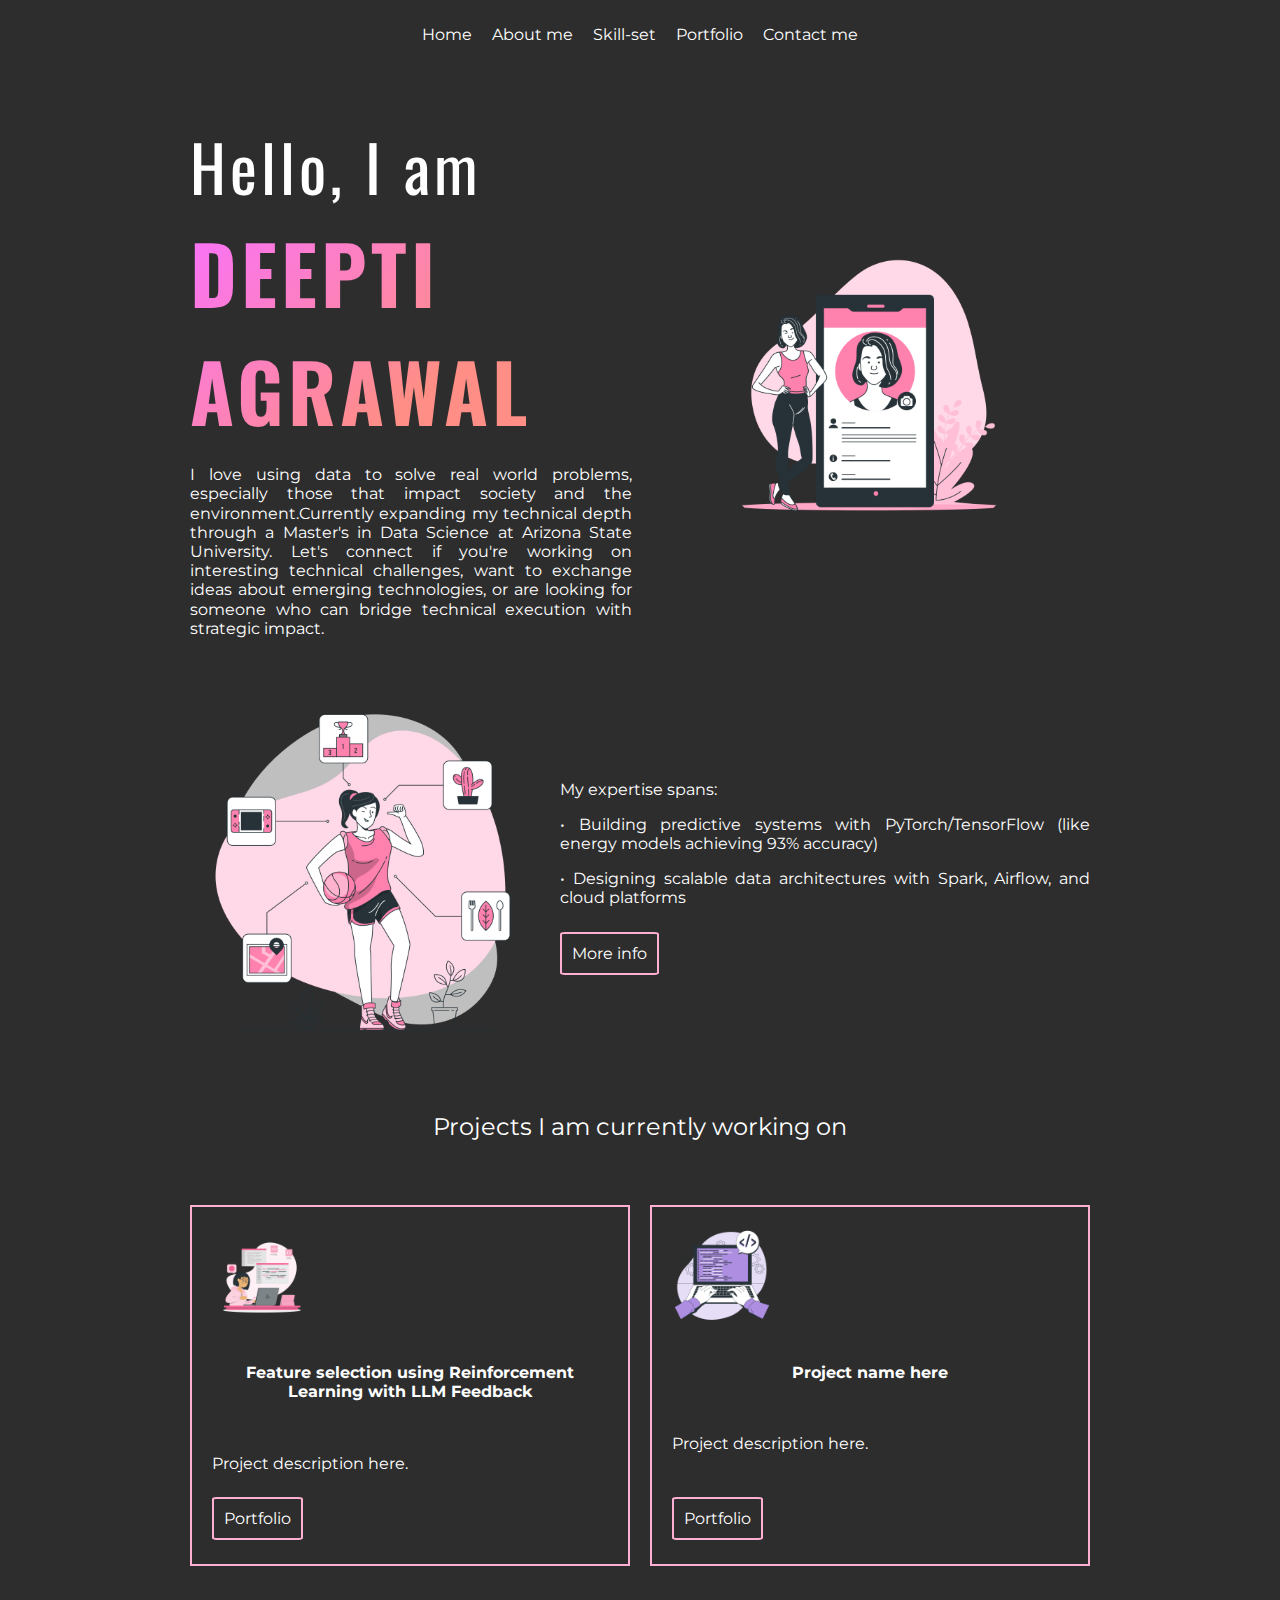
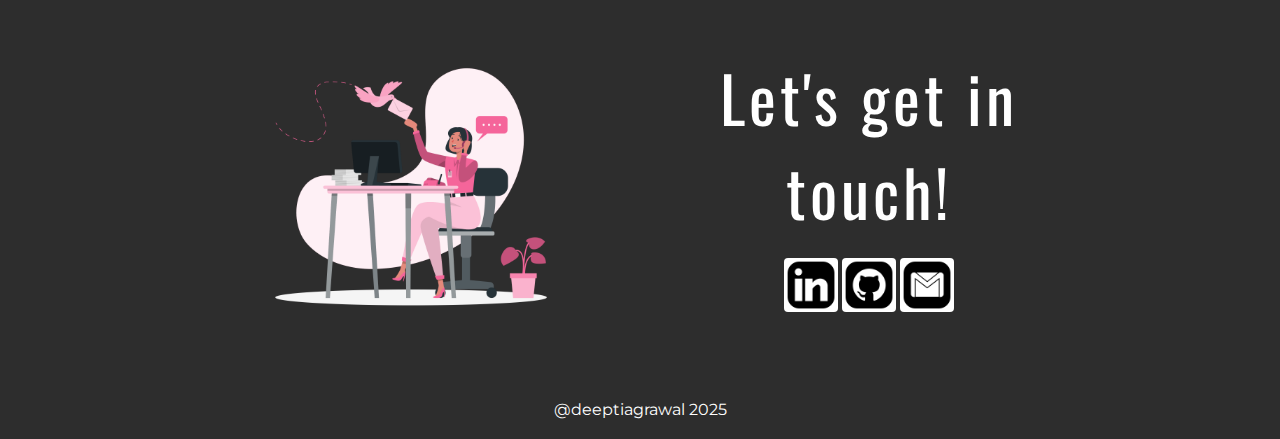
<file: index.html>
<!DOCTYPE html>
<html lang="en">

<head>
    <meta charset="UTF-8">
    <meta name="viewport" content="width=device-width, initial-scale=1.0">
    <!-- Review this part and modify it to your liking -->
    <meta name="description" content="Sample text for portfolio template meta tag">
    <meta name="keywords" content="Sample text for portfolio template meta tag">
    <meta name="author" content="Sample text for portfolio template meta tag">
    <title>My portfolio website</title>
    <!-- Adding favicon for older and modern browsers,
        It is best to add favicon to the main folder, 
        I used an only ico converter for best result,
        Do not forget to clear you cache to see the changes -->
    <link rel="shortcut icon" type="image/x-icon" href="favicon.ico">
    <link rel="icon" type="image/x-icon" href="favicon.ico">
    <link rel="stylesheet" type="text/css" href="style.css">
    <!-- font for the quote -->
    <link rel="preconnect" href="https://fonts.googleapis.com">
    <link rel="preconnect" href="https://fonts.gstatic.com" crossorigin>
    <link href="https://fonts.googleapis.com/css2?family=Covered+By+Your+Grace&display=swap" rel="stylesheet">
    <!-- font for the body -->
    <link rel="preconnect" href="https://fonts.googleapis.com">
    <link rel="preconnect" href="https://fonts.gstatic.com" crossorigin>
    <link href="https://fonts.googleapis.com/css2?family=Montserrat:wght@200&display=swap" rel="stylesheet">
    <link rel="preconnect" href="https://fonts.gstatic.com" crossorigin>
    <link href="https://fonts.googleapis.com/css2?family=Montserrat:wght@400&display=swap" rel="stylesheet">
    <!-- font for headings -->
    <link rel="preconnect" href="https://fonts.googleapis.com">
    <link rel="preconnect" href="https://fonts.gstatic.com" crossorigin>
    <link href="https://fonts.googleapis.com/css2?family=Oswald:wght@200&display=swap" rel="stylesheet">
    <link rel="preconnect" href="https://fonts.gstatic.com" crossorigin>
    <link href="https://fonts.googleapis.com/css2?family=Oswald:wght@400&display=swap" rel="stylesheet">
</head>

<body>
    <!-- navigation bar -->
    <nav class="sticky">
        <label for="drop" class="toggle" id="main-toggle">
            <span class="nav-icon"></span>
        </label>
        <input type="checkbox" id="drop">
        <ul class="main-nav">
            <li><a href="index.html">Home</a></li>
            <li><a href="about-me.html">About me</a></li>
            <li><a href="skill-set.html">Skill-set</a></li>
            <li><a href="portfolio.html">Portfolio</a></li>
            <li><a href="#contact-me">Contact me</a></li>
        </ul>
    </nav>

    <!-- introduction -->
    <header class="grid-system-2 w-900 padding">
        <section class="align-center">
            <h1 class="medium-spacing">Hello, I am</h1>
            <h1 class="large">Deepti Agrawal</h1>
            <p class="justify">I love using data to solve real world problems, especially those that impact society and the environment.Currently expanding my technical depth through a Master's in Data Science at Arizona State University.
Let's connect if you're working on interesting technical challenges, want to exchange ideas about emerging technologies, or are looking for someone who can bridge technical execution with strategic impact.</p>
        </section>
        <section class="center align-center">
            <img class="header-img max-width max-height" src="assets/profile-pic.png" alt="profile-picture">
        </section>
    </header>

<!-- 

    <article class="baby-pink">
        <p class="quote uppercase">The first machine to achieve self recursive improvement will be our last invention.</p>
        <p>--inspired by I.J Good's Notion of an intelligent explosion</p>
    </article> -->

    <!-- about me -->
    <!-- That about me png is something I've made for fun, it has a purple version too, feel free to use it or change it to anything else. -->
    <section class="wrapper">
        <section class="margin-auto">
            <img class="max-width max-height" src="assets/about-me.png" alt="about-me-logo">
        </section>
        <section class="justify align-center">
            <!-- <p class="bold">About me</p> -->
            <p>My expertise spans:</p>
<p>• Building predictive systems with PyTorch/TensorFlow (like energy models achieving 93% accuracy)</p>
<p>• Designing scalable data architectures with Spark, Airflow, and cloud platforms</p>

            <p class="padding-top"><a href="about-me.html" class="button-outline">More info</a></p>
        </section>
    </section>

    <!-- skills 
    use this to showcase your skills, if you make changes, do not forget to modify the css accordingly 
    <section>
        <h3 class="main-title center padding">Skills</h3>
    </section>
    <section class="wrapper">
        <section class="column">
            <p class="padding-bottom">Technical skills</p>
            <section class="skills">
                <ul class="no-bullet-list no-padding-list-item">
                    <li>
                        <p>html</p>
                        <span class="progress-bar"><span class="html"></span></span>
                    </li>
                    <li>
                        <p>css</p>
                        <span class="progress-bar"><span class="css"></span></span>
                    </li>
                    <li>
                        <p>javascript</p>
                        <span class="progress-bar"><span class="javascript"></span></span>
                    </li>
                    <li>
                        <p>php, mysql</p>
                        <span class="progress-bar"><span class="php"></span></span>
                    </li>
                </ul>
            </section>
        </section>
        <section class="column">
            <p class="padding-bottom">Professional skills</p>
            <section class="skills">
                <ul class="no-bullet-list no-padding-list-item">
                    <li>
                        <p>communication</p>
                        <span class="progress-bar"><span class="comm-adapt"></span></span>
                    </li>
                    <li>
                        <p>teamplayer, adaptability</p>
                        <span class="progress-bar"><span class="team-player"></span></span>
                    </li>
                    <li>
                        <p>problem solving</p>
                        <span class="progress-bar"><span class="problem-solving"></span></span>
                    </li>
                    <li>
                        <p>open-minded</p>
                        <span class="progress-bar"><span class="open-minded"></span></span>
                    </li>
                </ul>
            </section>
        </section>
    </section>
    </section>-->

    <!-- Projects -->
    <!-- If you have more projects you are working on at the moment, or just want to show more, double the whole section below without the title and you are good to go -->
    <section>
        <h3 class="main-title center padding">Projects I am currently working on</h3>
    </section>
    <section class="wrapper">
        <section class="column card justify flex">
            <img class="box" src="assets/project1.png" alt="project1">
            <p class="padding bold center">Feature selection using Reinforcement Learning with LLM Feedback</p>
            <p>Project description here.</p>

            <p class="padding-top bottom"><a href="portfolio.html" class="button-outline">Portfolio</a></p>
        </section>
        <section class="column card justify flex">
            <img class="box" src="assets/project2.png" alt="project2">
            <p class="padding bold center">Project name here</p>
            <p>Project description here.</p>
        
            <p class="padding-top bottom"><a href="portfolio.html" class="button-outline">Portfolio</a></p>
        </section>

    </section>

    <!-- contact me -->
    <!-- Five logo can be in one row, and if it still not enough, you can create another row, buy doubleing the "box-contact" section -->
    <section id="contact-me" class="grid-system-2 w-900 padding">
        <section class="margin-auto">
            <img class="max-width max-height" src="assets/Contact-me-img.png" alt="contact-me-illustration">
        </section>
        <section class="margin-auto align-center">
            <h1 class="medium-spacing center">Let's get in touch!<span></span></h1>
            <section class="box-contact margin-auto padding-top">
                <span>
                    <a href="https://www.linkedin.com/in/deepti-agrawal19/" target="_blank"><img class="logo" src="assets/linkedin.png"
                            alt=""></a>
                </span>
                <span>
                    <a href="https://github.com/deeptiagrawal19" target="_blank"><img class="logo" src="assets/github.png" alt=""></a>
                </span>
                <span>
                    <a href="mailto:deeptiagrawal360@gmail.com" target="_blank"><img class="logo" src="assets/email.png" alt=""></a>
                </span>
            </section>
        </section>
    </section>

    <!-- special thanks 
    Here you can see the free resources I've used for the logos and illustrations. Do not forget to give credit to the creators of the free stuffs use may use additionally 
    <section>
        <p class="small thanks justify w-900 padding-left">*Thanks for the illustration:
            <a class="link colorful-letter" href="https://storyset.com/work" target="_blank">work illustrations</a> by
            Storyset

        </p>
        <p class="small thanks justify w-900 padding-left">*Thanks for the icons:
            <span><a class="link colorful-letter" href="https://www.iconfinder.com/Flatart" target="_blank">flatart,
                </a></span>
            <span><a class="link colorful-letter" href="https://www.iconfinder.com/font-awesome" target="_blank">font
                    awesome, </a></span>
            <span><a class="link colorful-letter" href="https://www.iconfinder.com/fluent-designsystem"
                    target="_blank">microsoft, </a></span>
            <span><a class="link colorful-letter" href="https://www.iconfinder.com/Chanut-is" target="_blank">chanut is
                    indurstries, </a></span>
            <span><a class="link colorful-letter" href="https://www.iconfinder.com/Kalashnyk" target="_blank">kalash
                </a></span>
            on Iconfinder
        </p>
    </section> -->
    <!-- waits for you to take over! -->
    <footer>@deeptiagrawal 2025</footer>
</body>

</html>
</file>
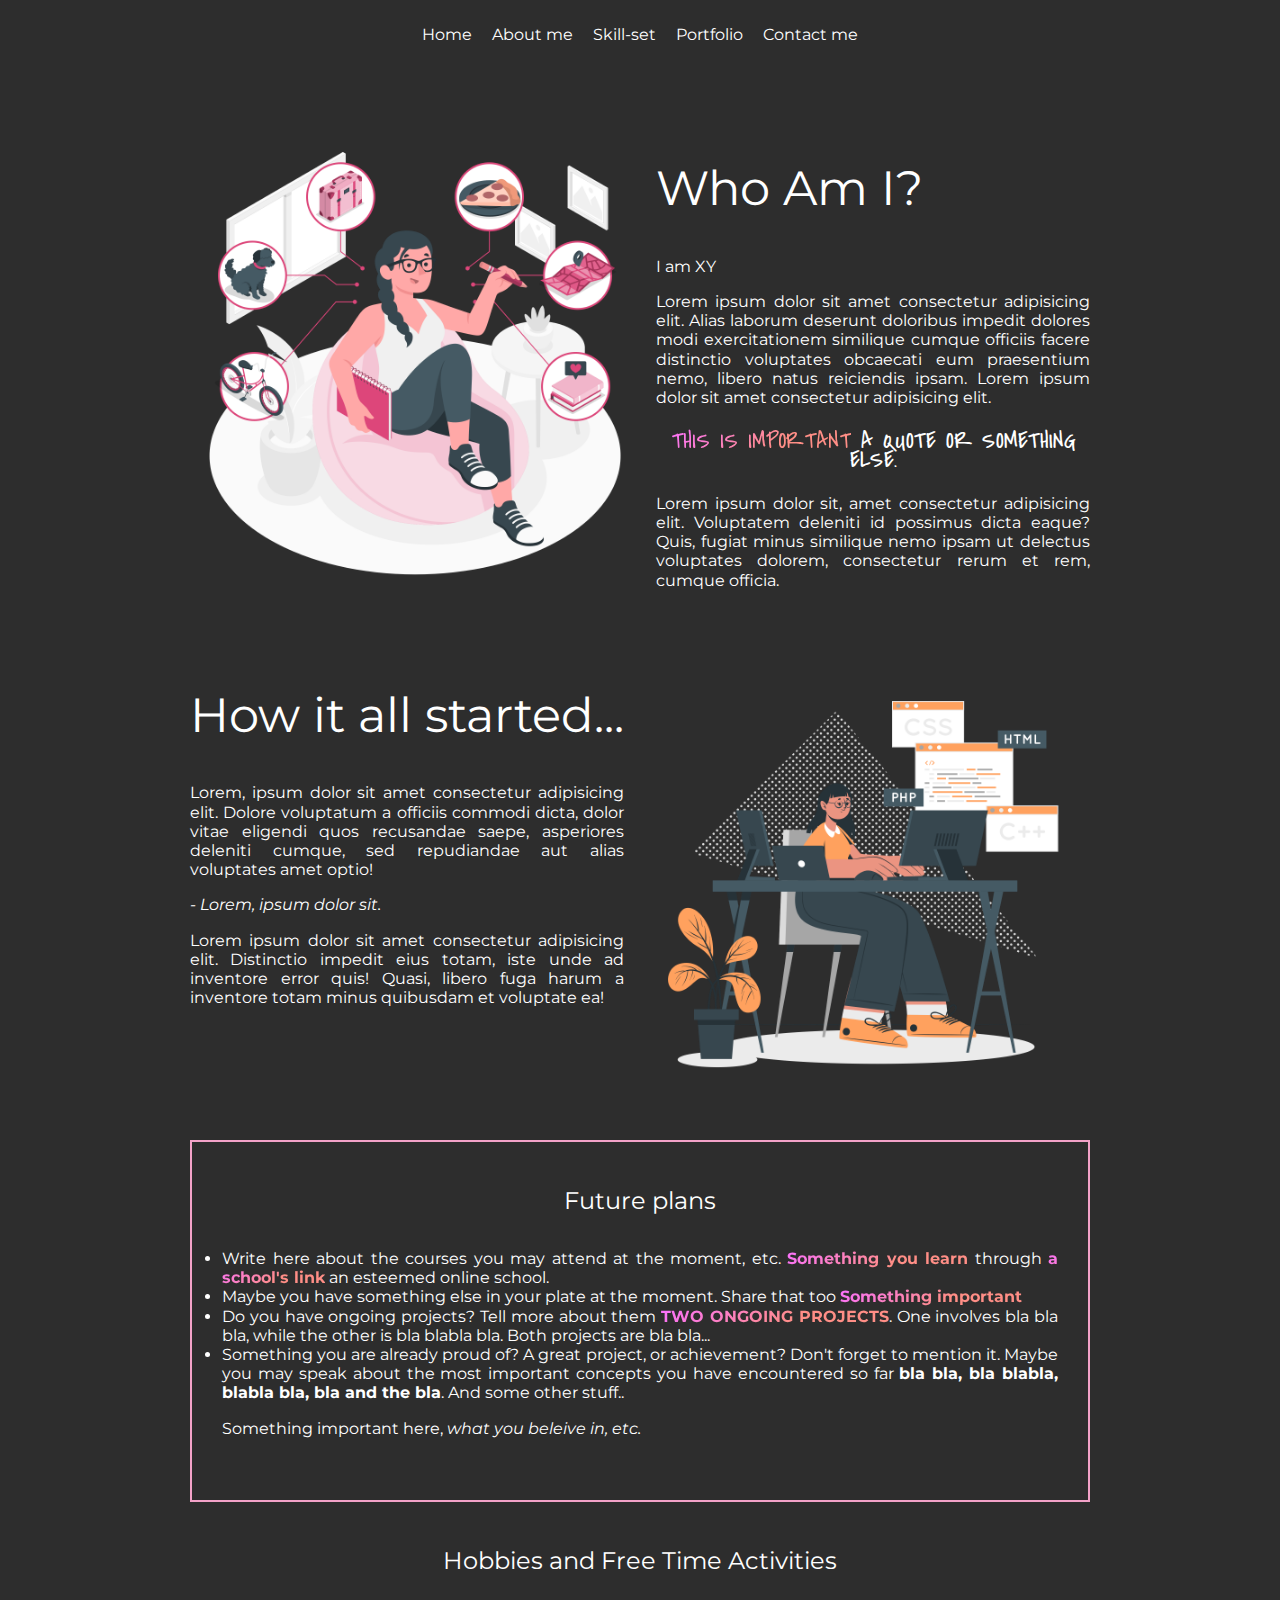
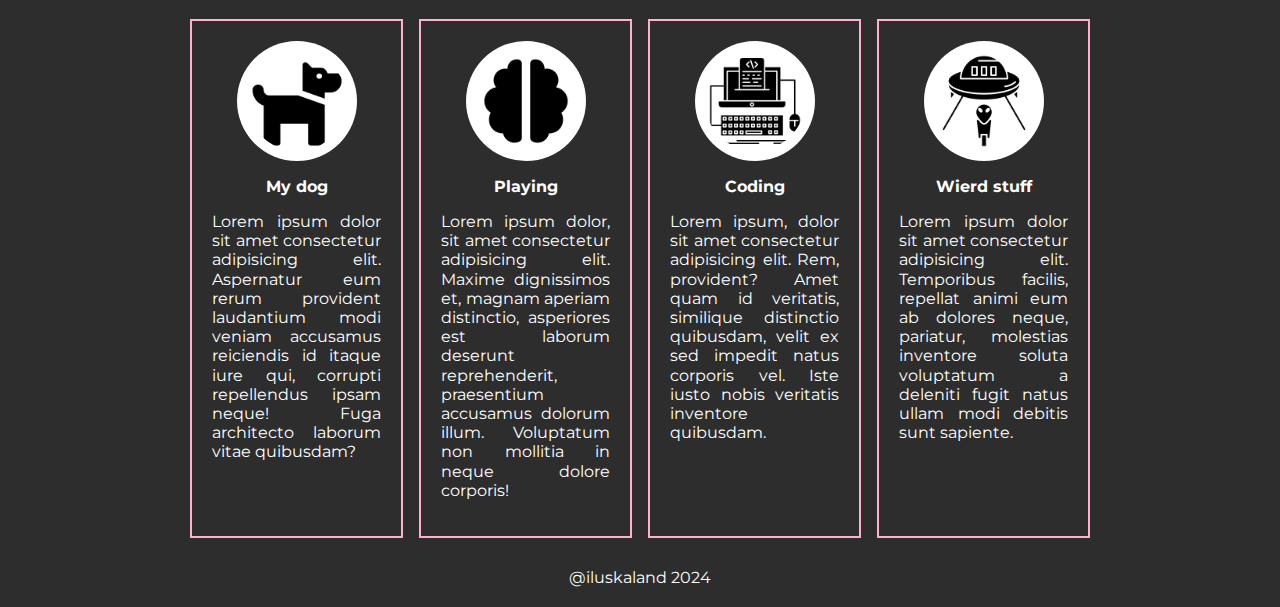
<file: about-me.html>
<!DOCTYPE html>
<html lang="en">

<head>
    <meta charset="UTF-8">
    <meta name="viewport" content="width=device-width, initial-scale=1.0">
    <!-- Review this part and modify it to your liking -->
    <meta name="description" content="Sample text for portfolio template meta tag">
    <meta name="keywords" content="Sample text for portfolio template meta tag">
    <meta name="author" content="Sample text for portfolio template meta tag">
    <title>About me</title>
    <link rel="stylesheet" type="text/css" href="style.css">
    <link rel="stylesheet" type="text/css" href="style-about-me.css">
    <!-- font for the quote -->
    <link rel="preconnect" href="https://fonts.googleapis.com">
    <link rel="preconnect" href="https://fonts.gstatic.com" crossorigin>
    <link href="https://fonts.googleapis.com/css2?family=Covered+By+Your+Grace&display=swap" rel="stylesheet">
    <!-- font for the body -->
    <link rel="preconnect" href="https://fonts.googleapis.com">
    <link rel="preconnect" href="https://fonts.gstatic.com" crossorigin>
    <link href="https://fonts.googleapis.com/css2?family=Montserrat:wght@200&display=swap" rel="stylesheet">
    <link rel="preconnect" href="https://fonts.gstatic.com" crossorigin>
    <link href="https://fonts.googleapis.com/css2?family=Montserrat:wght@400&display=swap" rel="stylesheet">
    <!-- font for headings -->
    <link rel="preconnect" href="https://fonts.googleapis.com">
    <link rel="preconnect" href="https://fonts.gstatic.com" crossorigin>
    <link href="https://fonts.googleapis.com/css2?family=Oswald:wght@200&display=swap" rel="stylesheet">
    <link rel="preconnect" href="https://fonts.gstatic.com" crossorigin>
    <link href="https://fonts.googleapis.com/css2?family=Oswald:wght@400&display=swap" rel="stylesheet">
</head>

<body>
    <!-- navigation bar -->
    <nav class="sticky">
        <label for="drop" class="toggle" id="main-toggle">
            <span class="nav-icon"></span>
        </label>
        <input type="checkbox" id="drop">
        <ul class="main-nav">
            <li><a href="index.html">Home</a></li>
            <li><a href="about-me.html">About me</a></li>
            <li><a href="skill-set.html">Skill-set</a></li>
            <li><a href="portfolio.html">Portfolio</a></li>
            <li><a href="index.html#contact-me">Contact me</a></li>
        </ul>
    </nav>

    <!-- about me -->
    <!-- section1 - introduction -->
    <section class="grid-system-2 w-900 padding">
        <section class="center align-center">
            <img class="max-width" src="assets/about-me1.png" alt="picture-of-me">
        </section>
        <section class="justify">
            <h2 class="main-title-large">Who Am I?</h2>
            <p>I am XY</p>
            <p>Lorem ipsum dolor sit amet consectetur adipisicing elit. Alias laborum deserunt doloribus impedit dolores
                modi exercitationem similique cumque officiis facere distinctio voluptates obcaecati eum praesentium
                nemo, libero natus reiciendis ipsam. Lorem ipsum dolor sit amet consectetur adipisicing elit. </p>
            <p class="quote uppercase center"><span class="colorful-letter">This is important</span> a quote or
                something else.</p>
            <p>Lorem ipsum dolor sit, amet consectetur adipisicing elit. Voluptatem deleniti id possimus dicta eaque?
                Quis, fugiat minus similique nemo ipsam ut delectus voluptates dolorem, consectetur rerum et rem, cumque
                officia.</p>
        </section>
    </section>


    <!-- section2 - background story -->
    <!-- use this section to tell, why did you choose programming -->
    <section class="grid-system-2 w-900 padding">
        <section class="justify">
            <h2 class="main-title-large center">How it all started...</h2>
            <p>Lorem, ipsum dolor sit amet consectetur adipisicing elit. Dolore voluptatum a officiis commodi dicta,
                dolor vitae eligendi quos recusandae saepe, asperiores deleniti cumque, sed repudiandae aut alias
                voluptates amet optio!</p>
            <p class="italic">- Lorem, ipsum dolor sit.</p>
            <p>Lorem ipsum dolor sit amet consectetur adipisicing elit. Distinctio impedit eius totam, iste unde ad
                inventore error quis! Quasi, libero fuga harum a inventore totam minus quibusdam et voluptate ea!
            </p>
        </section>
        <section class="center align-center">
            <img class="max-width" src="assets/about-me2.png" alt="story-of-myself">
        </section>
    </section>


    <!-- section3 - future plans -->
    <!-- great way to show that you are always involved -->
    <section class="w-900">
        <section class="baby-pink-light">
            <h3 class="main-title center">Future plans</h3>
            <ul class="justify padding-list-10">
                <li class="no-padding-list-item">
                    Write here about the courses you may attend at the moment, etc. <span
                        class="bold colorful-letter">Something you learn</span> through <span
                        class="bold colorful-letter"><a class="link" href="https://academy.zerotomastery.io/"
                            target="_blank">a school's link</a></span>
                    an esteemed online school.
                </li>
                <li class="no-padding-list-item">
                    Maybe you have something else in your plate at the moment. Share that too <span
                        class="bold colorful-letter">Something important</span>
                </li>
                <li class="no-padding-list-item">
                    Do you have ongoing projects? Tell more about them <span class="bold uppercase colorful-letter">two
                        ongoing
                        projects</span>. One involves bla bla bla, while the other is
                    bla blabla bla. Both projects are bla bla...
                </li>
                <li class="no-padding-list-item">
                    Something you are already proud of? A great project, or achievement? Don't forget to mention it. Maybe
                    you may speak about the most important concepts you have encountered so far <span class="bold">bla bla,
                        bla blabla, blabla bla, bla and the bla</span>. And some other stuff..
                </li>
                <p>Something important here, <span class="italic">what you beleive in, etc.</span> </p>
            </ul>
        </section>
    </section>

    <!-- section4 - hobbies -->
    <!-- this is a 4 grid hobby-system, maybe you have more hobbies, then double it...
     or double it and modify it to the class "grid-system-2" so you can have 6 hobbies all together, it's all your choice  -->
    <section class="margin-trbl10">
        <section>
            <h3 class="main-title center padding">Hobbies and Free Time Activities</h3>
        </section>
        <section class="grid-system-4 w-900">
            <section class="card small-card justify">
                <img class="box margin-auto hobbies" src="assets/dog.png" alt="hobbies1">
                <p class="bold center">My dog</p>
                <p>Lorem ipsum dolor sit amet consectetur adipisicing elit. Aspernatur eum rerum provident laudantium
                    modi veniam accusamus reiciendis id itaque iure qui, corrupti repellendus ipsam neque! Fuga
                    architecto laborum vitae quibusdam?</p>
            </section>
            <section class="card small-card justify">
                <img class="box margin-auto hobbies" src="assets/board-game.png" alt="hobbies2">
                <p class="bold center">Playing</p>
                <p>Lorem ipsum dolor, sit amet consectetur adipisicing elit. Maxime dignissimos et, magnam aperiam
                    distinctio, asperiores est laborum deserunt reprehenderit, praesentium accusamus dolorum illum.
                    Voluptatum non mollitia in neque dolore corporis!</p>
            </section>
            <section class="card small-card justify">
                <img class="box margin-auto hobbies" src="assets/coding.png" alt="hobbies3">
                <p class="bold center">Coding</p>
                <p>Lorem ipsum, dolor sit amet consectetur adipisicing elit. Rem, provident? Amet quam id veritatis,
                    similique distinctio quibusdam, velit ex sed impedit natus corporis vel. Iste iusto nobis veritatis
                    inventore quibusdam.</p>
            </section>
            <section class="card small-card justify">
                <img class="box margin-auto hobbies" src="assets/plot-reading.png" alt="hobbies4">
                <p class="bold center">Wierd stuff</p>
                <p>Lorem ipsum dolor sit amet consectetur adipisicing elit. Temporibus facilis, repellat animi eum ab
                    dolores neque, pariatur, molestias inventore soluta voluptatum a deleniti fugit natus ullam modi
                    debitis sunt sapiente.</p>
            </section>
        </section>
    </section>

    <!-- footer -->
    <footer>@iluskaland 2024</footer>
</body>

</html>
</file>
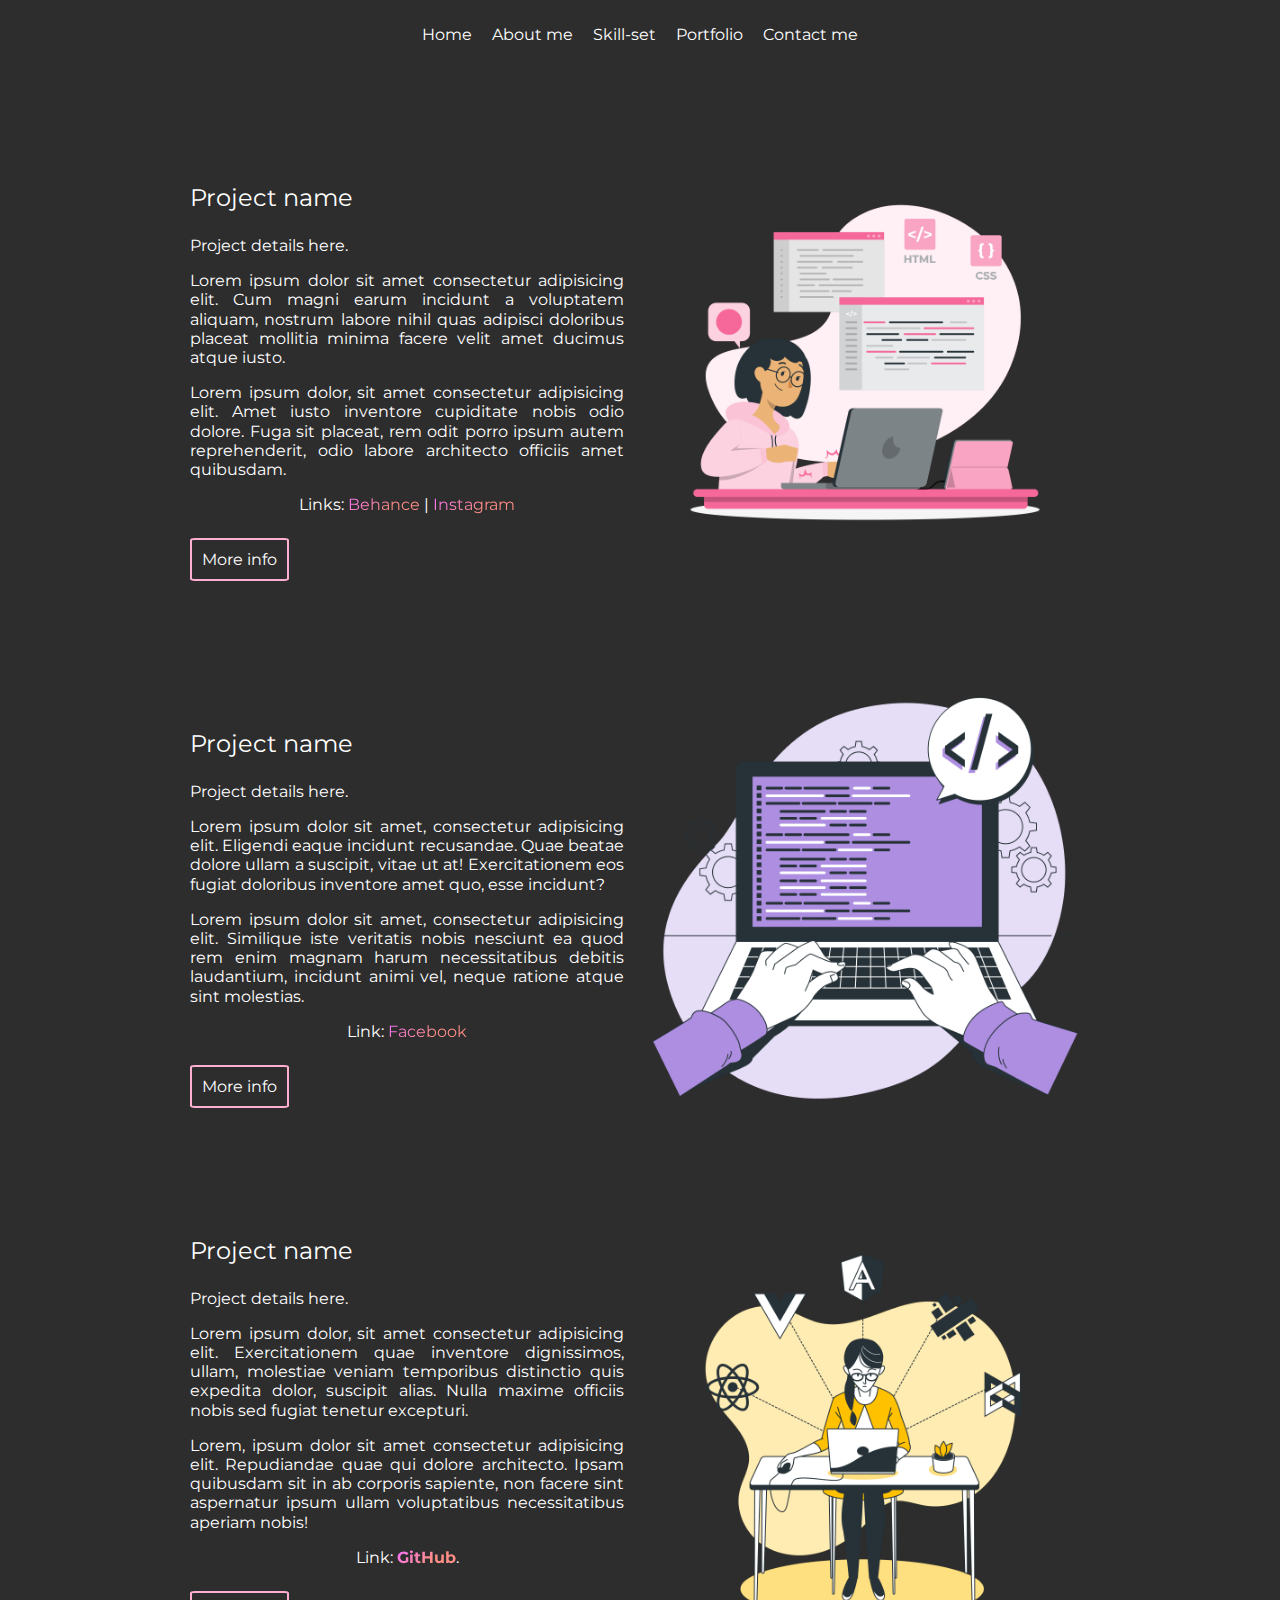
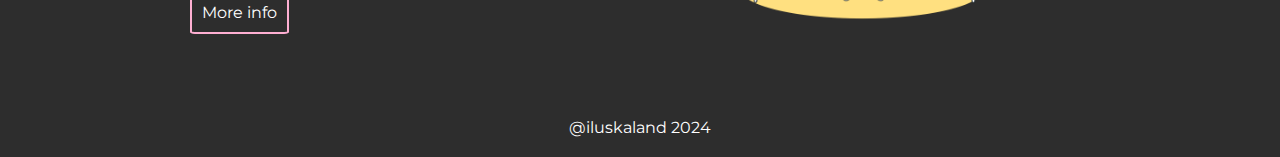
<file: portfolio.html>
<!DOCTYPE html>
<html lang="en">

<head>
    <meta charset="UTF-8">
    <meta name="viewport" content="width=device-width, initial-scale=1.0">
    <!-- Review this part and modify it to your liking -->
    <meta name="description" content="Sample text for portfolio template meta tag">
    <meta name="keywords" content="Sample text for portfolio template meta tag">
    <meta name="author" content="Sample text for portfolio template meta tag">
    <title>Portfolio</title>
    <link rel="stylesheet" type="text/css" href="style.css">
    <!-- This page benefits from the main css and also from the about-me css, that is why all 3 is linked -->
    <link rel="stylesheet" type="text/css" href="style-about-me.css">
    <link rel="stylesheet" type="text/css" href="style-portfolio.css">
    <!-- font for the quote -->
    <link rel="preconnect" href="https://fonts.googleapis.com">
    <link rel="preconnect" href="https://fonts.gstatic.com" crossorigin>
    <link href="https://fonts.googleapis.com/css2?family=Covered+By+Your+Grace&display=swap" rel="stylesheet">
    <!-- font for the body -->
    <link rel="preconnect" href="https://fonts.googleapis.com">
    <link rel="preconnect" href="https://fonts.gstatic.com" crossorigin>
    <link href="https://fonts.googleapis.com/css2?family=Montserrat:wght@200&display=swap" rel="stylesheet">
    <link rel="preconnect" href="https://fonts.gstatic.com" crossorigin>
    <link href="https://fonts.googleapis.com/css2?family=Montserrat:wght@400&display=swap" rel="stylesheet">
    <!-- font for headings -->
    <link rel="preconnect" href="https://fonts.googleapis.com">
    <link rel="preconnect" href="https://fonts.gstatic.com" crossorigin>
    <link href="https://fonts.googleapis.com/css2?family=Oswald:wght@200&display=swap" rel="stylesheet">
    <link rel="preconnect" href="https://fonts.gstatic.com" crossorigin>
    <link href="https://fonts.googleapis.com/css2?family=Oswald:wght@400&display=swap" rel="stylesheet">
</head>

<body>
    <!-- navigation bar -->
    <nav class="sticky">
        <label for="drop" class="toggle" id="main-toggle">
            <span class="nav-icon"></span>
        </label>
        <input type="checkbox" id="drop">
        <ul class="main-nav">
            <li><a href="index.html">Home</a></li>
            <li><a href="about-me.html">About me</a></li>
            <li><a href="skill-set.html">Skill-set</a></li>
            <li><a href="portfolio.html">Portfolio</a></li>
            <li><a href="index.html#contact-me">Contact me</a></li>
        </ul>
    </nav>

    <!-- Use align center accordingly as it my center vertically the image or the text. Or if you do not want to use it at all, then just delete it -->
    <!-- project1 -->
    <section class="grid-system-2 w-900 padding">
        <section class="justify align-center">
            <h3 class="main-title padding-top">Project name</h3>
            <p>Project details here.</p>
            <p>Lorem ipsum dolor sit amet consectetur adipisicing elit. Cum magni earum incidunt a voluptatem aliquam,
                nostrum labore nihil quas adipisci doloribus placeat mollitia minima facere velit amet ducimus atque
                iusto.
            </p>
            <p>Lorem ipsum dolor, sit amet consectetur adipisicing elit. Amet iusto inventore cupiditate nobis odio
                dolore.
                Fuga sit placeat, rem odit porro ipsum autem reprehenderit, odio labore architecto officiis amet
                quibusdam.
            </p>
            <p class="center">Links:
                <span class="center">
                    <a class="link colorful-letter" href="https://www.behance.net/" target="_blank">Behance</a>
                    <span> |</span>
                    <a class="link colorful-letter" href="https://www.instagram.com/" target="_blank">Instagram</a>
                </span>
            </p>
            <p class="padding-top"><a href="project1.html" class="button-outline">More info</a></p>
        </section>
        <section class="center">
            <p><a href="project1.html"><img class="max-width" src="assets/project1.png" alt="project1"></a>
        </section>
    </section>

    <!-- project2 -->
    <section class="grid-system-2 w-900 padding">
        <section class="justify align-center">
            <h3 class="main-title padding-top">Project name</h3>
            <p>Project details here.</p>
            <p>Lorem ipsum dolor sit amet, consectetur adipisicing elit. Eligendi eaque incidunt recusandae. Quae
                beatae dolore ullam a suscipit, vitae ut at! Exercitationem eos fugiat doloribus inventore amet quo,
                esse incidunt?</p>
            <p>Lorem ipsum dolor sit amet, consectetur adipisicing elit. Similique iste veritatis nobis nesciunt ea
                quod rem enim magnam harum necessitatibus debitis laudantium, incidunt animi vel, neque ratione
                atque sint molestias.</p>
            <p class="center">Link:
                <a class="link colorful-letter" href="https://m.facebook.com/" target="_blank">Facebook</a>
            </p>
            <p class="padding-top"><a href="project2.html" class="button-outline">More info</a></p>
        </section>
        <section class="center padding-top align-center">
            <p><a href="project2.html"><img class="max-width" src="assets/project2.png" alt="project2"></a></p>
        </section>
    </section>

    <!-- project3 -->
    <section class="grid-system-2 w-900 padding">
        <section class="justify">
            <h3 class="main-title padding-top">Project name</h3>
            <p>Project details here.</p>
            <p>Lorem ipsum dolor, sit amet consectetur adipisicing elit. Exercitationem quae inventore dignissimos,
                ullam, molestiae veniam temporibus distinctio quis expedita dolor, suscipit alias. Nulla maxime
                officiis nobis sed fugiat tenetur excepturi.</p>
            <p>Lorem, ipsum dolor sit amet consectetur adipisicing elit. Repudiandae quae qui dolore architecto.
                Ipsam quibusdam sit in ab corporis sapiente, non facere sint aspernatur ipsum ullam voluptatibus
                necessitatibus aperiam nobis!</p>
            <p class="center">Link:
                <span class="bold colorful-letter"><a class="link" href="https://github.com/"
                        target="_blank">GitHub</a></span>.
            </p>
            <p class="padding-top"><a href="project3.html" class="button-outline">More info</a></p>
        </section>
        <section class="center">
            <p><a href="project3.html"><img class="max-width" src="assets/project3.png" alt="project3"></a>
        </section>
    </section>

    <!-- footer -->
    <footer>@iluskaland 2024</footer>
</body>

</html>
</file>
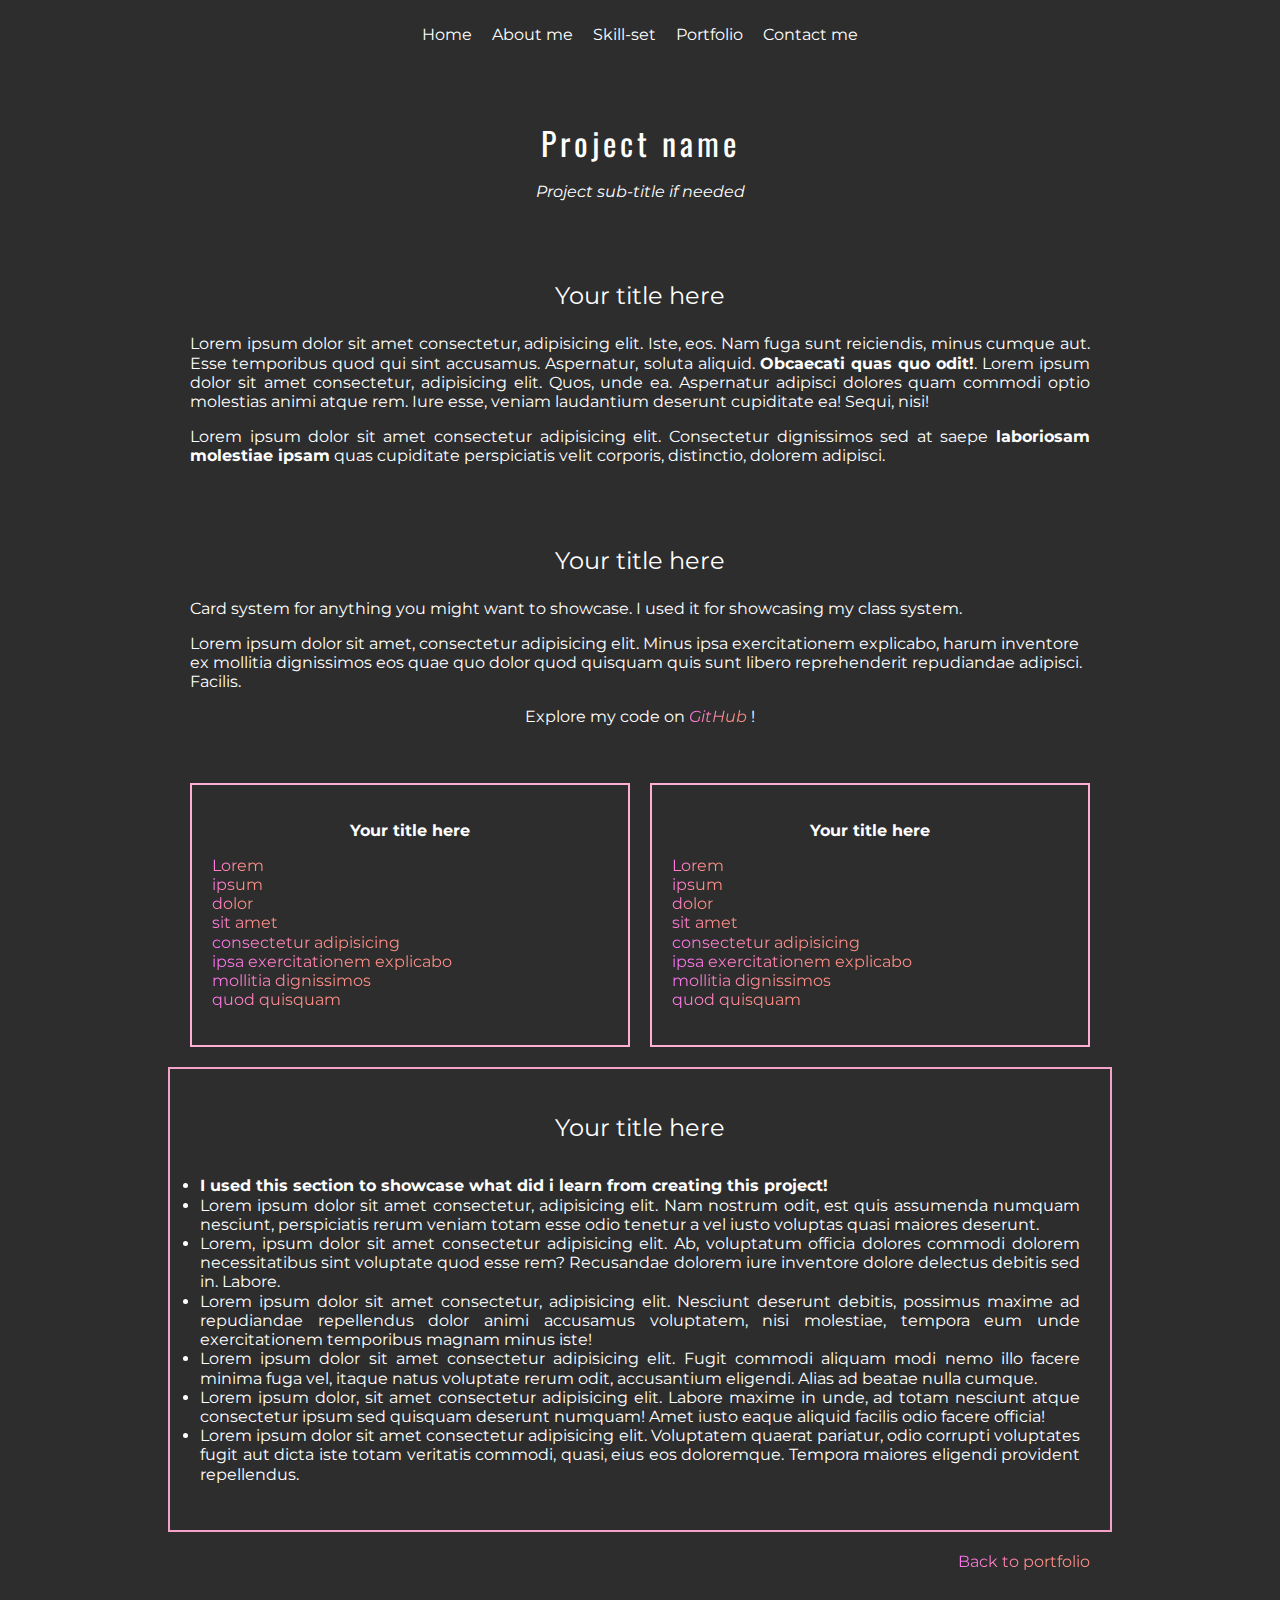
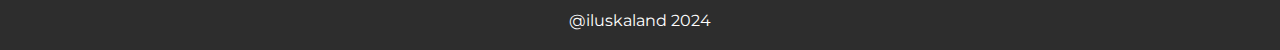
<file: project1.html>
<!DOCTYPE html>
<html lang="en">

<head>
    <meta charset="UTF-8">
    <meta name="viewport" content="width=device-width, initial-scale=1.0">
    <!-- Review this part and modify it to your liking -->
    <meta name="description" content="Sample text for portfolio template meta tag">
    <meta name="keywords" content="Sample text for portfolio template meta tag">
    <meta name="author" content="Sample text for portfolio template meta tag">
    <title>Project1</title>
    <link rel="stylesheet" type="text/css" href="style.css">
    <link rel="stylesheet" type="text/css" href="style-project.css">
    <!-- font for the quote -->
    <link rel="preconnect" href="https://fonts.googleapis.com">
    <link rel="preconnect" href="https://fonts.gstatic.com" crossorigin>
    <link href="https://fonts.googleapis.com/css2?family=Covered+By+Your+Grace&display=swap" rel="stylesheet">
    <!-- font for the body -->
    <link rel="preconnect" href="https://fonts.googleapis.com">
    <link rel="preconnect" href="https://fonts.gstatic.com" crossorigin>
    <link href="https://fonts.googleapis.com/css2?family=Montserrat:wght@200&display=swap" rel="stylesheet">
    <link rel="preconnect" href="https://fonts.gstatic.com" crossorigin>
    <link href="https://fonts.googleapis.com/css2?family=Montserrat:wght@400&display=swap" rel="stylesheet">
    <!-- font for headings -->
    <link rel="preconnect" href="https://fonts.googleapis.com">
    <link rel="preconnect" href="https://fonts.gstatic.com" crossorigin>
    <link href="https://fonts.googleapis.com/css2?family=Oswald:wght@200&display=swap" rel="stylesheet">
    <link rel="preconnect" href="https://fonts.gstatic.com" crossorigin>
    <link href="https://fonts.googleapis.com/css2?family=Oswald:wght@400&display=swap" rel="stylesheet">
</head>

<body>
    <!-- navigation bar -->
    <nav class="sticky">
        <label for="drop" class="toggle" id="main-toggle">
            <span class="nav-icon"></span>
        </label>
        <input type="checkbox" id="drop">
        <ul class="main-nav">
            <li><a href="index.html">Home</a></li>
            <li><a href="about-me.html">About me</a></li>
            <li><a href="skill-set.html">Skill-set</a></li>
            <li><a href="portfolio.html">Portfolio</a></li>
            <li><a href="index.html#contact-me">Contact me</a></li>
        </ul>
    </nav>

    <!-- project name -->
    <section class="w-900 padding center">
        <h2 class="medium-spacing-halfsize">Project name</h2>
        <p class="center italic">Project sub-title if needed</p>
    </section>

    <!-- about this project -->
    <section class="w-900 padding center">
        <h3 class="main-title">Your title here</h3>
        <section>
            <p class="justify">Lorem ipsum dolor sit amet consectetur, adipisicing elit. Iste, eos. Nam fuga sunt reiciendis, minus cumque aut. Esse temporibus quod qui sint accusamus. Aspernatur, soluta aliquid. <span class="bold">Obcaecati quas quo odit!</span>. Lorem ipsum dolor sit amet consectetur, adipisicing elit. Quos, unde ea. Aspernatur adipisci dolores quam commodi optio molestias animi atque rem. Iure esse, veniam laudantium deserunt cupiditate ea! Sequi, nisi!</p>
            <p class="justify">Lorem ipsum dolor sit amet consectetur adipisicing elit. Consectetur dignissimos sed at saepe <span class="bold">laboriosam molestiae ipsam</span> quas cupiditate perspiciatis velit corporis, distinctio, dolorem adipisci.</p>
        </section>
    </section>

    <section class="w-900 padding">
        <h3 class="main-title center">Your title here</h3>
        <p class="justify">Card system for anything you might want to showcase. I used it for showcasing my class system.</p>
        <p>Lorem ipsum dolor sit amet, consectetur adipisicing elit. Minus ipsa exercitationem explicabo, harum inventore ex mollitia dignissimos eos quae quo dolor quod quisquam quis sunt libero reprehenderit repudiandae adipisci. Facilis.</p>
        <p class="center">Explore my code on <span class="italic colorful-letter"><a class="link" href="https://github.com/" target="_blank">GitHub </a></span>!</p>
    </section>
    <section class="wrapper">
        <section class="column card">
            <p class="bold center">Your title here</p>
            <ul class="no-bullet-list no-padding-list-item">
                <!-- if you take the span-s out, the fonts won't be that colorful -->
                <li><span class="colorful-letter">Lorem</span></li>
                <li><span class="colorful-letter">ipsum</span></li>
                <li><span class="colorful-letter">dolor</span></li>
                <li><span class="colorful-letter">sit amet</span></li>
                <li><span class="colorful-letter">consectetur adipisicing</span></li>
                <li><span class="colorful-letter">ipsa exercitationem explicabo</span></li>
                <li><span class="colorful-letter">mollitia dignissimos</span></li>
                <li><span class="colorful-letter">quod quisquam</span></li>
            </ul>
        </section>
        <section class="column card">
            <p class="bold center">Your title here</p>
            <ul class="no-bullet-list no-padding-list-item">
                <li><span class="colorful-letter">Lorem</span></li>
                <li><span class="colorful-letter">ipsum</span></li>
                <li><span class="colorful-letter">dolor</span></li>
                <li><span class="colorful-letter">sit amet</span></li>
                <li><span class="colorful-letter">consectetur adipisicing</span></li>
                <li><span class="colorful-letter">ipsa exercitationem explicabo</span></li>
                <li><span class="colorful-letter">mollitia dignissimos</span></li>
                <li><span class="colorful-letter">quod quisquam</span></li>
            </ul>
        </section>
    </section>

    <!-- what did i learn -->
    <section class="w-900 padding center baby-pink-light">
            <h3 class="main-title">Your title here</h3>
            <ul class="justify padding-list-10">
                <li class="no-padding-list-item"><span class="bold">I used this section to showcase what did i learn from creating this project!</span> </li>
                <li class="no-padding-list-item">Lorem ipsum dolor sit amet consectetur, adipisicing elit. Nam nostrum odit, est quis assumenda numquam nesciunt, perspiciatis rerum veniam totam esse odio tenetur a vel iusto voluptas quasi maiores deserunt.</li>
                <li class="no-padding-list-item">Lorem, ipsum dolor sit amet consectetur adipisicing elit. Ab, voluptatum officia dolores commodi dolorem necessitatibus sint voluptate quod esse rem? Recusandae dolorem iure inventore dolore delectus debitis sed in. Labore.</li>
                <li class="no-padding-list-item">Lorem ipsum dolor sit amet consectetur, adipisicing elit. Nesciunt deserunt debitis, possimus maxime ad repudiandae repellendus dolor animi accusamus voluptatem, nisi molestiae, tempora eum unde exercitationem temporibus magnam minus iste!</li>
                <li class="no-padding-list-item">Lorem ipsum dolor sit amet consectetur adipisicing elit. Fugit commodi aliquam modi nemo illo facere minima fuga vel, itaque natus voluptate rerum odit, accusantium eligendi. Alias ad beatae nulla cumque.</li> 
                <li class="no-padding-list-item">Lorem ipsum dolor, sit amet consectetur adipisicing elit. Labore maxime in unde, ad totam nesciunt atque consectetur ipsum sed quisquam deserunt numquam! Amet iusto eaque aliquid facilis odio facere officia!</li>
                <li class="no-padding-list-item">Lorem ipsum dolor sit amet consectetur adipisicing elit. Voluptatem quaerat pariatur, odio corrupti voluptates fugit aut dicta iste totam veritatis commodi, quasi, eius eos doloremque. Tempora maiores eligendi provident repellendus.</li>
            </ul>
    </section>

    <p class="wrapper justify-content"><a href="portfolio.html" class="link-no-scale colorful-letter">Back to portfolio</a></p>

    <!-- footer -->
    <footer>@iluskaland 2024</footer>
</body>

</html>
</file>
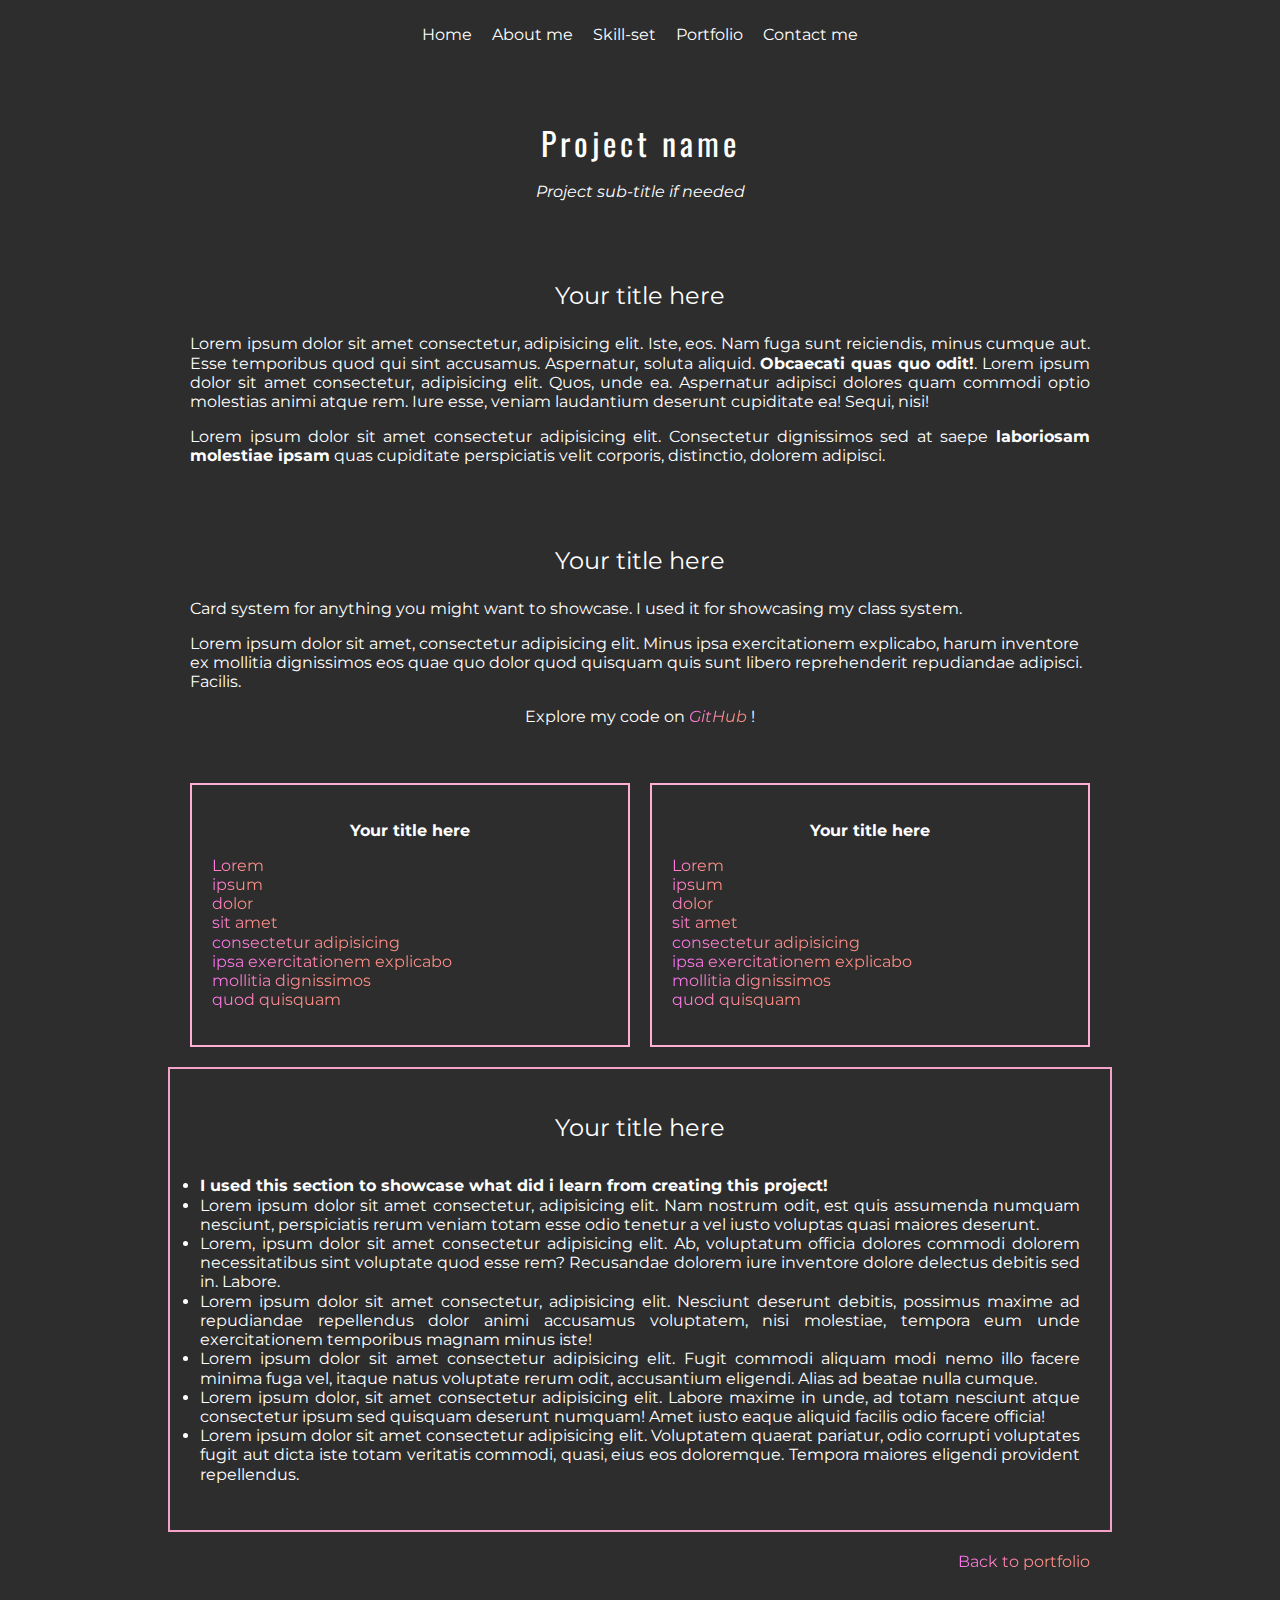
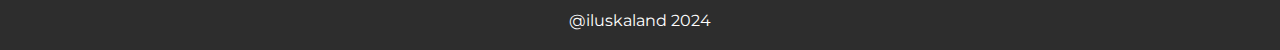
<file: project2.html>
<!DOCTYPE html>
<html lang="en">

<head>
    <meta charset="UTF-8">
    <meta name="viewport" content="width=device-width, initial-scale=1.0">
    <!-- Review this part and modify it to your liking -->
    <meta name="description" content="Sample text for portfolio template meta tag">
    <meta name="keywords" content="Sample text for portfolio template meta tag">
    <meta name="author" content="Sample text for portfolio template meta tag">
    <title>Project2</title>
    <link rel="stylesheet" type="text/css" href="style.css">
    <link rel="stylesheet" type="text/css" href="style-project.css">
    <!-- font for the quote -->
    <link rel="preconnect" href="https://fonts.googleapis.com">
    <link rel="preconnect" href="https://fonts.gstatic.com" crossorigin>
    <link href="https://fonts.googleapis.com/css2?family=Covered+By+Your+Grace&display=swap" rel="stylesheet">
    <!-- font for the body -->
    <link rel="preconnect" href="https://fonts.googleapis.com">
    <link rel="preconnect" href="https://fonts.gstatic.com" crossorigin>
    <link href="https://fonts.googleapis.com/css2?family=Montserrat:wght@200&display=swap" rel="stylesheet">
    <link rel="preconnect" href="https://fonts.gstatic.com" crossorigin>
    <link href="https://fonts.googleapis.com/css2?family=Montserrat:wght@400&display=swap" rel="stylesheet">
    <!-- font for headings -->
    <link rel="preconnect" href="https://fonts.googleapis.com">
    <link rel="preconnect" href="https://fonts.gstatic.com" crossorigin>
    <link href="https://fonts.googleapis.com/css2?family=Oswald:wght@200&display=swap" rel="stylesheet">
    <link rel="preconnect" href="https://fonts.gstatic.com" crossorigin>
    <link href="https://fonts.googleapis.com/css2?family=Oswald:wght@400&display=swap" rel="stylesheet">
</head>

<body>
    <!-- navigation bar -->
    <nav class="sticky">
        <label for="drop" class="toggle" id="main-toggle">
            <span class="nav-icon"></span>
        </label>
        <input type="checkbox" id="drop">
        <ul class="main-nav">
            <li><a href="index.html">Home</a></li>
            <li><a href="about-me.html">About me</a></li>
            <li><a href="skill-set.html">Skill-set</a></li>
            <li><a href="portfolio.html">Portfolio</a></li>
            <li><a href="index.html#contact-me">Contact me</a></li>
        </ul>
    </nav>

    <!-- project name -->
    <section class="w-900 padding center">
        <h2 class="medium-spacing-halfsize">Project name</h2>
        <p class="center italic">Project sub-title if needed</p>
    </section>

    <!-- about this project -->
    <section class="w-900 padding center">
        <h3 class="main-title">Your title here</h3>
        <section>
            <p class="justify">Lorem ipsum dolor sit amet consectetur, adipisicing elit. Iste, eos. Nam fuga sunt reiciendis, minus cumque aut. Esse temporibus quod qui sint accusamus. Aspernatur, soluta aliquid. <span class="bold">Obcaecati quas quo odit!</span>. Lorem ipsum dolor sit amet consectetur, adipisicing elit. Quos, unde ea. Aspernatur adipisci dolores quam commodi optio molestias animi atque rem. Iure esse, veniam laudantium deserunt cupiditate ea! Sequi, nisi!</p>
            <p class="justify">Lorem ipsum dolor sit amet consectetur adipisicing elit. Consectetur dignissimos sed at saepe <span class="bold">laboriosam molestiae ipsam</span> quas cupiditate perspiciatis velit corporis, distinctio, dolorem adipisci.</p>
        </section>
    </section>

    <section class="w-900 padding">
        <h3 class="main-title center">Your title here</h3>
        <p class="justify">Card system for anything you might want to showcase. I used it for showcasing my class system.</p>
        <p>Lorem ipsum dolor sit amet, consectetur adipisicing elit. Minus ipsa exercitationem explicabo, harum inventore ex mollitia dignissimos eos quae quo dolor quod quisquam quis sunt libero reprehenderit repudiandae adipisci. Facilis.</p>
        <p class="center">Explore my code on <span class="italic colorful-letter"><a class="link" href="https://github.com/" target="_blank">GitHub </a></span>!</p>
    </section>
    <section class="wrapper">
        <section class="column card">
            <p class="bold center">Your title here</p>
            <ul class="no-bullet-list no-padding-list-item">
                <!-- if you take the span-s out, the fonts won't be that colorful -->
                <li><span class="colorful-letter">Lorem</span></li>
                <li><span class="colorful-letter">ipsum</span></li>
                <li><span class="colorful-letter">dolor</span></li>
                <li><span class="colorful-letter">sit amet</span></li>
                <li><span class="colorful-letter">consectetur adipisicing</span></li>
                <li><span class="colorful-letter">ipsa exercitationem explicabo</span></li>
                <li><span class="colorful-letter">mollitia dignissimos</span></li>
                <li><span class="colorful-letter">quod quisquam</span></li>
            </ul>
        </section>
        <section class="column card">
            <p class="bold center">Your title here</p>
            <ul class="no-bullet-list no-padding-list-item">
                <li><span class="colorful-letter">Lorem</span></li>
                <li><span class="colorful-letter">ipsum</span></li>
                <li><span class="colorful-letter">dolor</span></li>
                <li><span class="colorful-letter">sit amet</span></li>
                <li><span class="colorful-letter">consectetur adipisicing</span></li>
                <li><span class="colorful-letter">ipsa exercitationem explicabo</span></li>
                <li><span class="colorful-letter">mollitia dignissimos</span></li>
                <li><span class="colorful-letter">quod quisquam</span></li>
            </ul>
        </section>
    </section>

    <!-- what did i learn -->
    <section class="w-900 padding center baby-pink-light">
        <h3 class="main-title">Your title here</h3>
        <ul class="justify padding-list-10">
            <li class="no-padding-list-item"><span class="bold">I used this section to showcase what did i learn from creating this project!</span> </li>
            <li class="no-padding-list-item">Lorem ipsum dolor sit amet consectetur, adipisicing elit. Nam nostrum odit, est quis assumenda numquam nesciunt, perspiciatis rerum veniam totam esse odio tenetur a vel iusto voluptas quasi maiores deserunt.</li>
            <li class="no-padding-list-item">Lorem, ipsum dolor sit amet consectetur adipisicing elit. Ab, voluptatum officia dolores commodi dolorem necessitatibus sint voluptate quod esse rem? Recusandae dolorem iure inventore dolore delectus debitis sed in. Labore.</li>
            <li class="no-padding-list-item">Lorem ipsum dolor sit amet consectetur, adipisicing elit. Nesciunt deserunt debitis, possimus maxime ad repudiandae repellendus dolor animi accusamus voluptatem, nisi molestiae, tempora eum unde exercitationem temporibus magnam minus iste!</li>
            <li class="no-padding-list-item">Lorem ipsum dolor sit amet consectetur adipisicing elit. Fugit commodi aliquam modi nemo illo facere minima fuga vel, itaque natus voluptate rerum odit, accusantium eligendi. Alias ad beatae nulla cumque.</li> 
            <li class="no-padding-list-item">Lorem ipsum dolor, sit amet consectetur adipisicing elit. Labore maxime in unde, ad totam nesciunt atque consectetur ipsum sed quisquam deserunt numquam! Amet iusto eaque aliquid facilis odio facere officia!</li>
            <li class="no-padding-list-item">Lorem ipsum dolor sit amet consectetur adipisicing elit. Voluptatem quaerat pariatur, odio corrupti voluptates fugit aut dicta iste totam veritatis commodi, quasi, eius eos doloremque. Tempora maiores eligendi provident repellendus.</li>
        </ul>
</section>

    <p class="wrapper justify-content"><a href="portfolio.html" class="link-no-scale colorful-letter">Back to portfolio</a></p>

    <!-- footer -->
    <footer>@iluskaland 2024</footer>
</body>

</html>
</file>
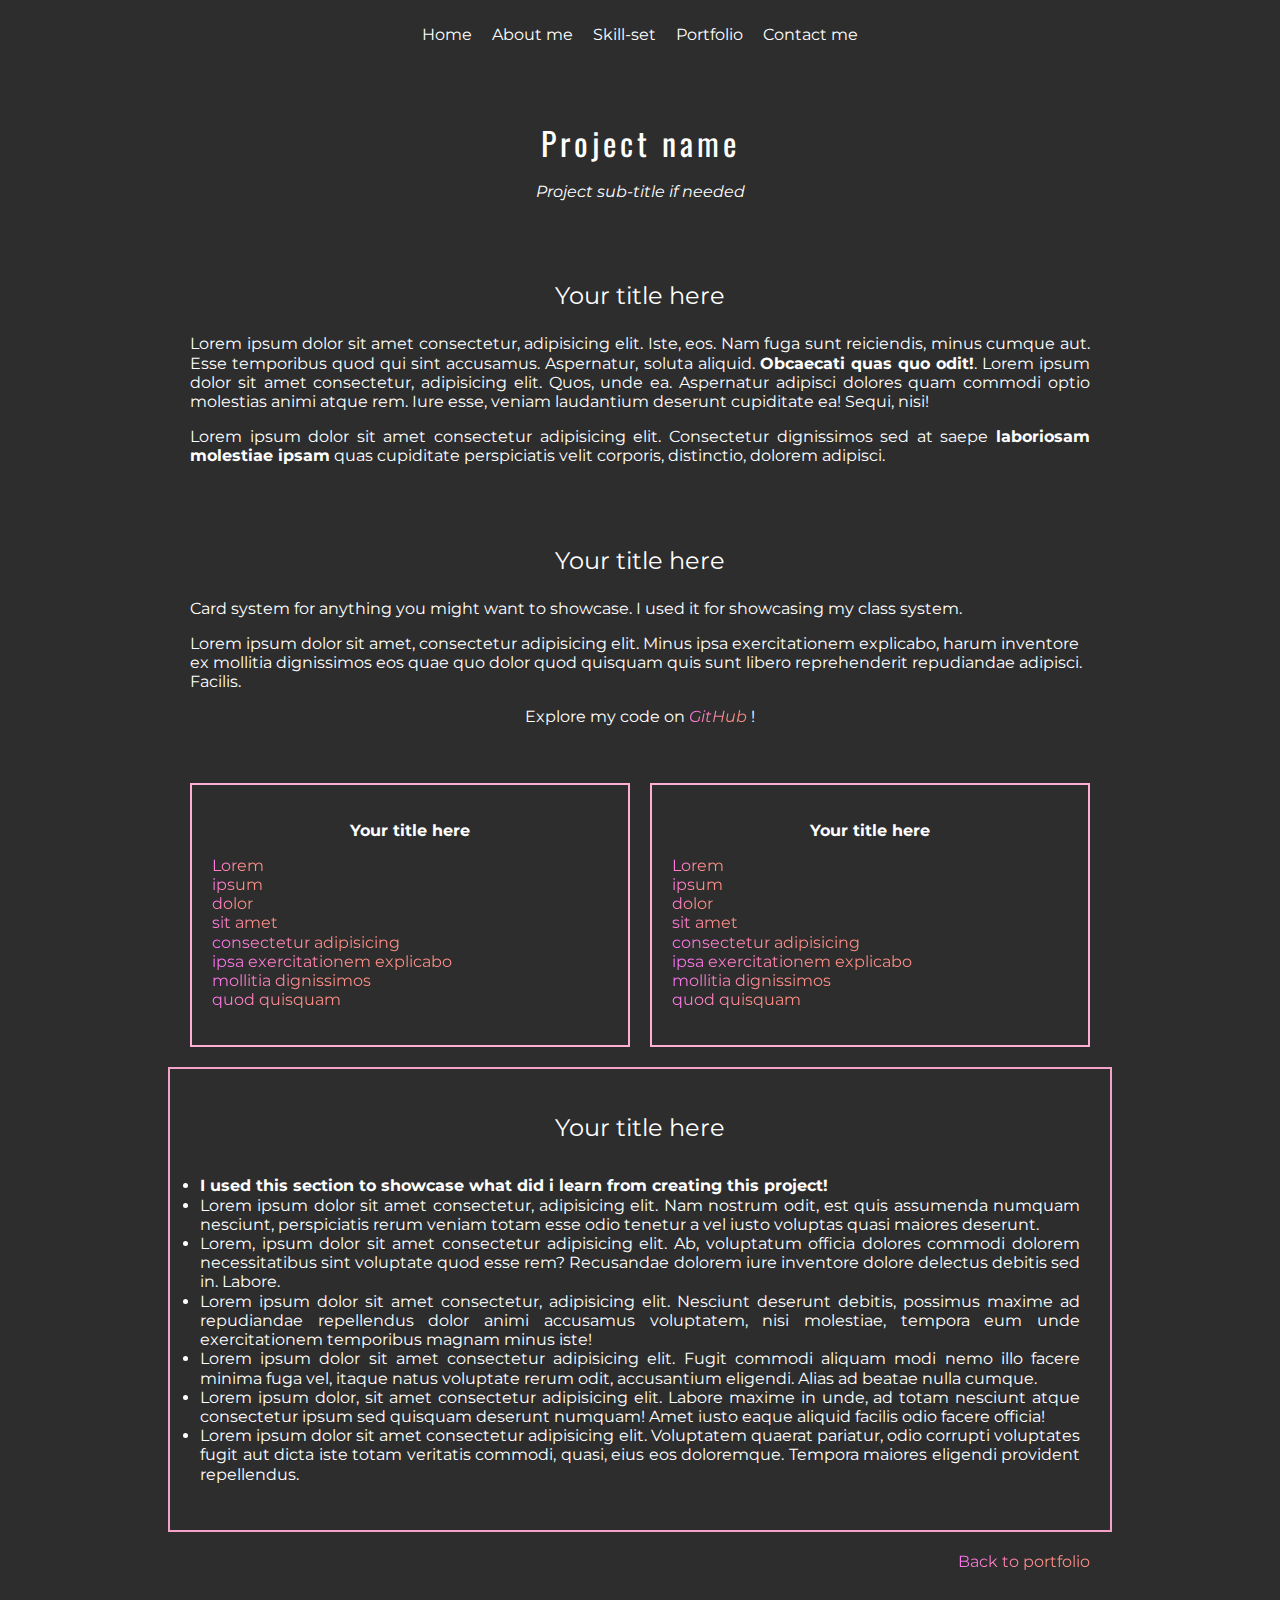
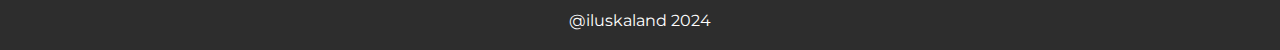
<file: project3.html>
<!DOCTYPE html>
<html lang="en">

<head>
    <meta charset="UTF-8">
    <meta name="viewport" content="width=device-width, initial-scale=1.0">
    <!-- Review this part and modify it to your liking -->
    <meta name="description" content="Sample text for portfolio template meta tag">
    <meta name="keywords" content="Sample text for portfolio template meta tag">
    <meta name="author" content="Sample text for portfolio template meta tag">
    <title>Project3</title>
    <link rel="stylesheet" type="text/css" href="style.css">
    <link rel="stylesheet" type="text/css" href="style-project.css">
    <!-- font for the quote -->
    <link rel="preconnect" href="https://fonts.googleapis.com">
    <link rel="preconnect" href="https://fonts.gstatic.com" crossorigin>
    <link href="https://fonts.googleapis.com/css2?family=Covered+By+Your+Grace&display=swap" rel="stylesheet">
    <!-- font for the body -->
    <link rel="preconnect" href="https://fonts.googleapis.com">
    <link rel="preconnect" href="https://fonts.gstatic.com" crossorigin>
    <link href="https://fonts.googleapis.com/css2?family=Montserrat:wght@200&display=swap" rel="stylesheet">
    <link rel="preconnect" href="https://fonts.gstatic.com" crossorigin>
    <link href="https://fonts.googleapis.com/css2?family=Montserrat:wght@400&display=swap" rel="stylesheet">
    <!-- font for headings -->
    <link rel="preconnect" href="https://fonts.googleapis.com">
    <link rel="preconnect" href="https://fonts.gstatic.com" crossorigin>
    <link href="https://fonts.googleapis.com/css2?family=Oswald:wght@200&display=swap" rel="stylesheet">
    <link rel="preconnect" href="https://fonts.gstatic.com" crossorigin>
    <link href="https://fonts.googleapis.com/css2?family=Oswald:wght@400&display=swap" rel="stylesheet">
</head>

<body>
    <!-- navigation bar -->
    <nav class="sticky">
        <label for="drop" class="toggle" id="main-toggle">
            <span class="nav-icon"></span>
        </label>
        <input type="checkbox" id="drop">
        <ul class="main-nav">
            <li><a href="index.html">Home</a></li>
            <li><a href="about-me.html">About me</a></li>
            <li><a href="skill-set.html">Skill-set</a></li>
            <li><a href="portfolio.html">Portfolio</a></li>
            <li><a href="index.html#contact-me">Contact me</a></li>
        </ul>
    </nav>

    <!-- project name -->
    <section class="w-900 padding center">
        <h2 class="medium-spacing-halfsize">Project name</h2>
        <p class="center italic">Project sub-title if needed</p>
    </section>

    <!-- about this project -->
    <section class="w-900 padding center">
        <h3 class="main-title">Your title here</h3>
        <section>
            <p class="justify">Lorem ipsum dolor sit amet consectetur, adipisicing elit. Iste, eos. Nam fuga sunt reiciendis, minus cumque aut. Esse temporibus quod qui sint accusamus. Aspernatur, soluta aliquid. <span class="bold">Obcaecati quas quo odit!</span>. Lorem ipsum dolor sit amet consectetur, adipisicing elit. Quos, unde ea. Aspernatur adipisci dolores quam commodi optio molestias animi atque rem. Iure esse, veniam laudantium deserunt cupiditate ea! Sequi, nisi!</p>
            <p class="justify">Lorem ipsum dolor sit amet consectetur adipisicing elit. Consectetur dignissimos sed at saepe <span class="bold">laboriosam molestiae ipsam</span> quas cupiditate perspiciatis velit corporis, distinctio, dolorem adipisci.</p>
        </section>
    </section>

    <section class="w-900 padding">
        <h3 class="main-title center">Your title here</h3>
        <p class="justify">Card system for anything you might want to showcase. I used it for showcasing my class system.</p>
        <p>Lorem ipsum dolor sit amet, consectetur adipisicing elit. Minus ipsa exercitationem explicabo, harum inventore ex mollitia dignissimos eos quae quo dolor quod quisquam quis sunt libero reprehenderit repudiandae adipisci. Facilis.</p>
        <p class="center">Explore my code on <span class="italic colorful-letter"><a class="link" href="https://github.com/" target="_blank">GitHub </a></span>!</p>
    </section>
    <section class="wrapper">
        <section class="column card">
            <p class="bold center">Your title here</p>
            <ul class="no-bullet-list no-padding-list-item">
                <!-- if you take the span-s out, the fonts won't be that colorful -->
                <li><span class="colorful-letter">Lorem</span></li>
                <li><span class="colorful-letter">ipsum</span></li>
                <li><span class="colorful-letter">dolor</span></li>
                <li><span class="colorful-letter">sit amet</span></li>
                <li><span class="colorful-letter">consectetur adipisicing</span></li>
                <li><span class="colorful-letter">ipsa exercitationem explicabo</span></li>
                <li><span class="colorful-letter">mollitia dignissimos</span></li>
                <li><span class="colorful-letter">quod quisquam</span></li>
            </ul>
        </section>
        <section class="column card">
            <p class="bold center">Your title here</p>
            <ul class="no-bullet-list no-padding-list-item">
                <li><span class="colorful-letter">Lorem</span></li>
                <li><span class="colorful-letter">ipsum</span></li>
                <li><span class="colorful-letter">dolor</span></li>
                <li><span class="colorful-letter">sit amet</span></li>
                <li><span class="colorful-letter">consectetur adipisicing</span></li>
                <li><span class="colorful-letter">ipsa exercitationem explicabo</span></li>
                <li><span class="colorful-letter">mollitia dignissimos</span></li>
                <li><span class="colorful-letter">quod quisquam</span></li>
            </ul>
        </section>
    </section>

    <!-- what did i learn -->
    <section class="w-900 padding center baby-pink-light">
        <h3 class="main-title">Your title here</h3>
        <ul class="justify padding-list-10">
            <li class="no-padding-list-item"><span class="bold">I used this section to showcase what did i learn from creating this project!</span> </li>
            <li class="no-padding-list-item">Lorem ipsum dolor sit amet consectetur, adipisicing elit. Nam nostrum odit, est quis assumenda numquam nesciunt, perspiciatis rerum veniam totam esse odio tenetur a vel iusto voluptas quasi maiores deserunt.</li>
            <li class="no-padding-list-item">Lorem, ipsum dolor sit amet consectetur adipisicing elit. Ab, voluptatum officia dolores commodi dolorem necessitatibus sint voluptate quod esse rem? Recusandae dolorem iure inventore dolore delectus debitis sed in. Labore.</li>
            <li class="no-padding-list-item">Lorem ipsum dolor sit amet consectetur, adipisicing elit. Nesciunt deserunt debitis, possimus maxime ad repudiandae repellendus dolor animi accusamus voluptatem, nisi molestiae, tempora eum unde exercitationem temporibus magnam minus iste!</li>
            <li class="no-padding-list-item">Lorem ipsum dolor sit amet consectetur adipisicing elit. Fugit commodi aliquam modi nemo illo facere minima fuga vel, itaque natus voluptate rerum odit, accusantium eligendi. Alias ad beatae nulla cumque.</li> 
            <li class="no-padding-list-item">Lorem ipsum dolor, sit amet consectetur adipisicing elit. Labore maxime in unde, ad totam nesciunt atque consectetur ipsum sed quisquam deserunt numquam! Amet iusto eaque aliquid facilis odio facere officia!</li>
            <li class="no-padding-list-item">Lorem ipsum dolor sit amet consectetur adipisicing elit. Voluptatem quaerat pariatur, odio corrupti voluptates fugit aut dicta iste totam veritatis commodi, quasi, eius eos doloremque. Tempora maiores eligendi provident repellendus.</li>
        </ul>
    </section>

    <p class="wrapper justify-content"><a href="portfolio.html" class="link-no-scale colorful-letter">Back to portfolio</a></p>

    <!-- footer -->
    <footer>@iluskaland 2024</footer>
</body>

</html>
</file>
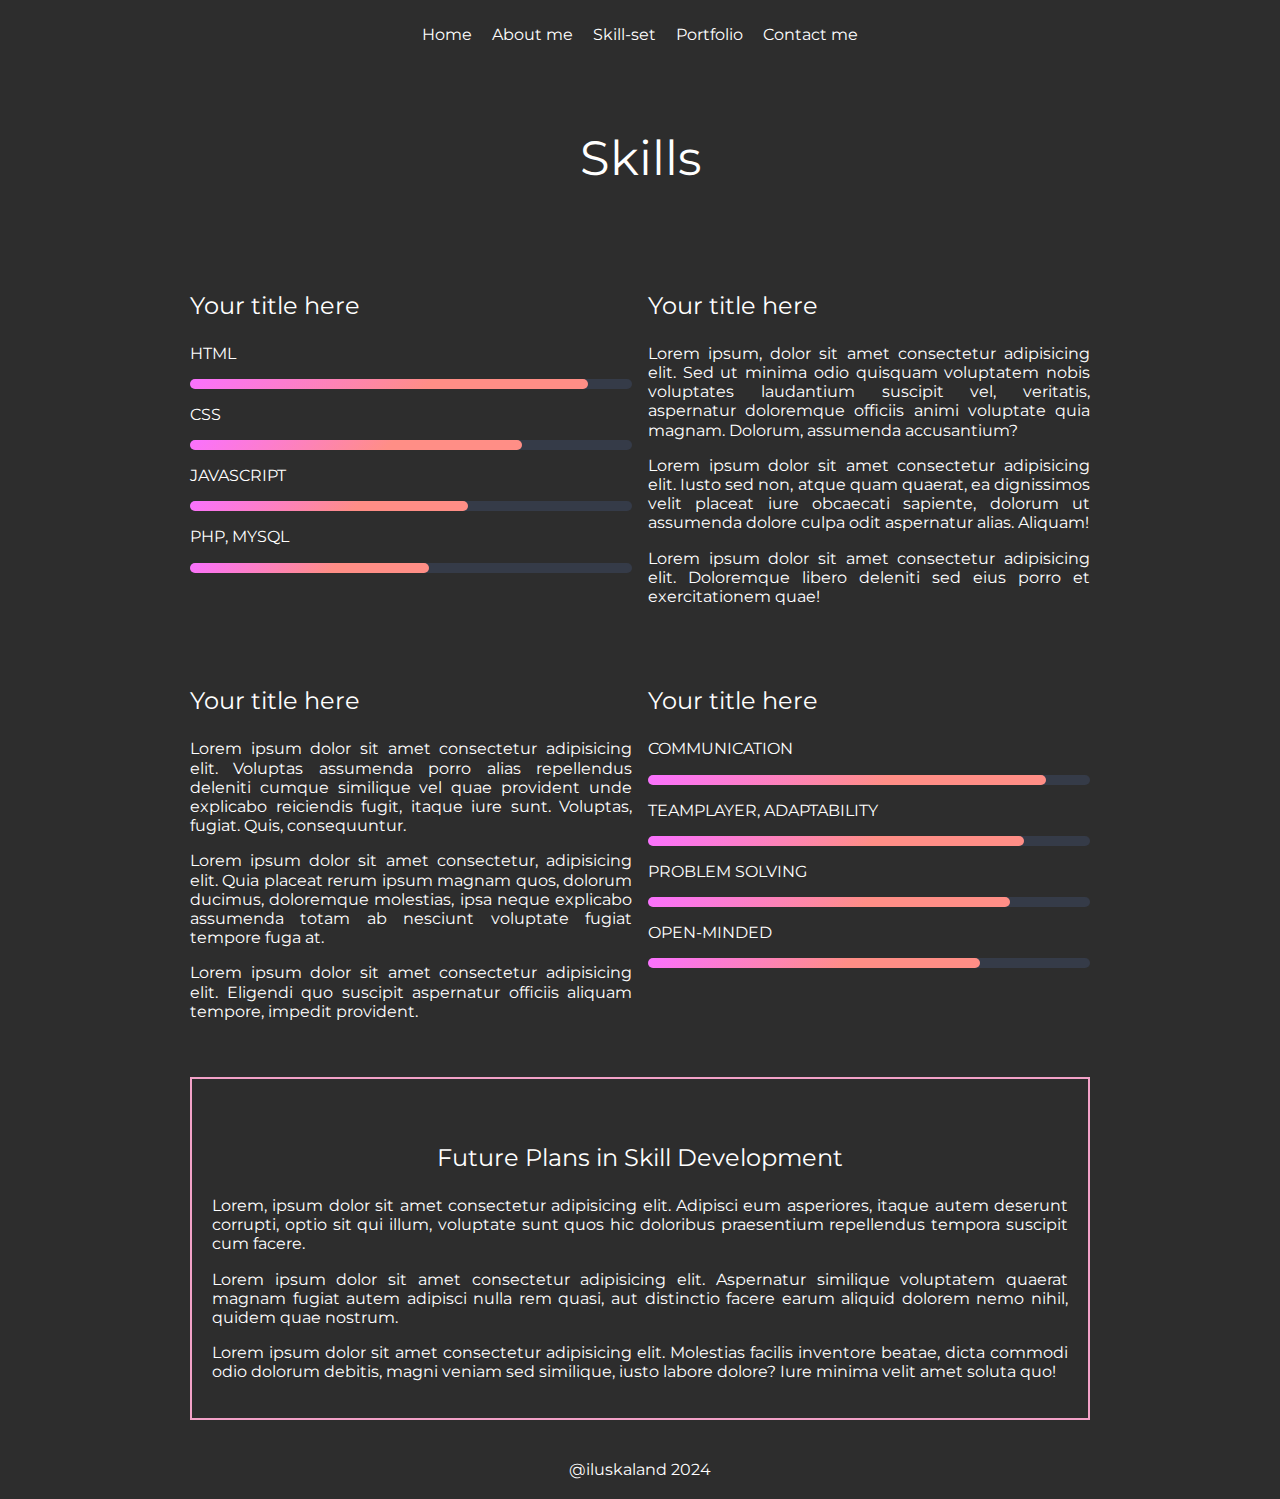
<file: skill-set.html>
<!DOCTYPE html>
<html lang="en">

<head>
    <meta charset="UTF-8">
    <meta name="viewport" content="width=device-width, initial-scale=1.0">
    <!-- Review this part and modify it to your liking -->
    <meta name="description" content="Sample text for portfolio template meta tag">
    <meta name="keywords" content="Sample text for portfolio template meta tag">
    <meta name="author" content="Sample text for portfolio template meta tag">
    <title>Skillset</title>
    <link rel="stylesheet" type="text/css" href="style.css">
    <!-- This subpage also benefits from the about me, because of the media queries -->
    <link rel="stylesheet" type="text/css" href="style-about-me.css">
    <link rel="stylesheet" type="text/css" href="style-skill-set.css">
    <!-- font for the quote -->
    <link rel="preconnect" href="https://fonts.googleapis.com">
    <link rel="preconnect" href="https://fonts.gstatic.com" crossorigin>
    <link href="https://fonts.googleapis.com/css2?family=Covered+By+Your+Grace&display=swap" rel="stylesheet">
    <!-- font for the body -->
    <link rel="preconnect" href="https://fonts.googleapis.com">
    <link rel="preconnect" href="https://fonts.gstatic.com" crossorigin>
    <link href="https://fonts.googleapis.com/css2?family=Montserrat:wght@200&display=swap" rel="stylesheet">
    <link rel="preconnect" href="https://fonts.gstatic.com" crossorigin>
    <link href="https://fonts.googleapis.com/css2?family=Montserrat:wght@400&display=swap" rel="stylesheet">
    <!-- font for headings -->
    <link rel="preconnect" href="https://fonts.googleapis.com">
    <link rel="preconnect" href="https://fonts.gstatic.com" crossorigin>
    <link href="https://fonts.googleapis.com/css2?family=Oswald:wght@200&display=swap" rel="stylesheet">
    <link rel="preconnect" href="https://fonts.gstatic.com" crossorigin>
    <link href="https://fonts.googleapis.com/css2?family=Oswald:wght@400&display=swap" rel="stylesheet">
</head>

<body>
    <!-- navigation bar -->
    <nav class="sticky">
        <label for="drop" class="toggle" id="main-toggle">
            <span class="nav-icon"></span>
        </label>
        <input type="checkbox" id="drop">
        <ul class="main-nav">
            <li><a href="index.html">Home</a></li>
            <li><a href="about-me.html">About me</a></li>
            <li><a href="skill-set.html">Skill-set</a></li>
            <li><a href="portfolio.html">Portfolio</a></li>
            <li><a href="index.html#contact-me">Contact me</a></li>
        </ul>
    </nav>

    <!-- hard skills -->
    <section>
        <h2 class="main-title-large center padding">Skills</h2>
    </section>

    <section class="grid-system-2 w-900 padding">
        <section>
            <h3 class="main-title">Your title here</h3>
            <section class="skills">
                <ul class="no-bullet-list no-padding-list-item">
                    <li>
                        <p>html</p>
                        <span class="progress-bar"><span class="html"></span></span>
                    </li>
                    <li>
                        <p>css</p>
                        <span class="progress-bar"><span class="css"></span></span>
                    </li>
                    <li>
                        <p>javascript</p>
                        <span class="progress-bar"><span class="javascript"></span></span>
                    </li>
                    <li>
                        <p>php, mysql</p>
                        <span class="progress-bar"><span class="php"></span></span>
                    </li>
                </ul>
            </section>
        </section>
        <section class="justify">
            <h3 class="main-title">Your title here</h3>
            <p>Lorem ipsum, dolor sit amet consectetur adipisicing elit. Sed ut minima odio quisquam voluptatem nobis
                voluptates laudantium suscipit vel, veritatis, aspernatur doloremque officiis animi voluptate quia
                magnam. Dolorum, assumenda accusantium? </p>
            <p>Lorem ipsum dolor sit amet consectetur adipisicing elit. Iusto sed non, atque quam quaerat, ea
                dignissimos velit placeat iure obcaecati sapiente, dolorum ut assumenda dolore culpa odit aspernatur
                alias. Aliquam!</p>
            <p>Lorem ipsum dolor sit amet consectetur adipisicing elit. Doloremque libero deleniti sed eius porro et
                exercitationem quae!</p>
        </section>
    </section>

    <!-- soft skills -->
    <section class="grid-system-2 w-900 padding">
        <section class="justify grid-flip">
            <h3 class="main-title">Your title here</h3>
            <p>Lorem ipsum dolor sit amet consectetur adipisicing elit. Voluptas assumenda porro alias repellendus
                deleniti cumque similique vel quae provident unde explicabo reiciendis fugit, itaque iure sunt.
                Voluptas, fugiat. Quis, consequuntur.</p>
            <p>Lorem ipsum dolor sit amet consectetur, adipisicing elit. Quia placeat rerum ipsum magnam quos,
                dolorum ducimus, doloremque molestias, ipsa neque explicabo assumenda totam ab nesciunt voluptate
                fugiat tempore fuga at.</p>
            <p>Lorem ipsum dolor sit amet consectetur adipisicing elit. Eligendi quo suscipit aspernatur officiis
                aliquam tempore, impedit provident. </p>
        </section>
        <section>
            <h3 class="main-title">Your title here</h3>
            <section class="skills">
                <ul class="no-bullet-list no-padding-list-item">
                    <li>
                        <p>communication</p>
                        <span class="progress-bar"><span class="comm-adapt"></span></span>
                    </li>
                    <li>
                        <p>teamplayer, adaptability</p>
                        <span class="progress-bar"><span class="team-player"></span></span>
                    </li>
                    <li>
                        <p>problem solving</p>
                        <span class="progress-bar"><span class="problem-solving"></span></span>
                    </li>
                    <li>
                        <p>open-minded</p>
                        <span class="progress-bar"><span class="open-minded"></span></span>
                    </li>
                </ul>
            </section>
        </section>
    </section>

    <!--future plans in skill development-->
    <!-- tell about how you improve your knowledge, if you have something important, the "colorful-letter" class may come handy, use it anywhere -->
    <section class="w-900">
        <section class="baby-pink-light">
            <h3 class="main-title padding-top">Future Plans in Skill Development</h3>
            <section class="justify">
                <p>
                    Lorem, ipsum dolor sit amet consectetur adipisicing elit. Adipisci eum asperiores, itaque autem deserunt
                    corrupti, optio sit qui illum, voluptate sunt quos hic doloribus praesentium repellendus tempora
                    suscipit cum facere.
                <p>
                    Lorem ipsum dolor sit amet consectetur adipisicing elit. Aspernatur similique voluptatem quaerat magnam
                    fugiat autem adipisci nulla rem quasi, aut distinctio facere earum aliquid dolorem nemo nihil, quidem
                    quae nostrum.
                </p>
                <p>
                    Lorem ipsum dolor sit amet consectetur adipisicing elit. Molestias facilis inventore beatae, dicta
                    commodi odio dolorum debitis, magni veniam sed similique, iusto labore dolore? Iure minima velit amet
                    soluta quo!
                </p>
            </section>
        </section>
    </section>

    <!-- footer -->
    <footer>@iluskaland 2024</footer>
</body>

</html>
</file>
<file: style.css>
/* BODY */
html{
    font-size: 100%;
    line-height: 1.2rem;
    /* text-size adjust is to maintain the text-size even when the users rotates their phone to landscape view */
    -webkit-text-size-adjust: 100%;
    /* Firefox supports only the android version and safari supports only the ios version at the moment according to MDN (2023)*/
    -moz-text-size-adjust: 100%;
    -ms-text-size-adjust: 100%;
}

body {
    background-color: #ffffff; /* white */
    color: #000000;           /* black text */
    font-family: 'Montserrat', Arial, sans-serif;
    margin: 0px;
}
/*-------------------------------------------*/

/* GENERAL */
/* Fonts */
.large{
    font-weight: normal;
    line-height: normal;
    font-family: 'Oswald', Arial, sans-serif;
    font-size: 5rem;
    letter-spacing: 4px;
    font-weight: bold;
    text-transform: uppercase;
    margin: 0px;  
    background-image: linear-gradient(135deg, rgb(250, 113, 283)0%, rgb(255, 142, 134)60%);
    background-clip: text;
    -webkit-background-clip: text;
    -webkit-text-fill-color: transparent;
    word-wrap: break-word;
}

.medium-spacing{
    font-weight: normal;
    line-height: normal;
    font-family: 'Oswald', Arial, sans-serif;
    font-size: 4rem;
    letter-spacing: 4px;
    margin: 0px;
}

.medium-spacing-halfsize{
    font-weight: normal;
    line-height: normal;
    font-family: 'Oswald', Arial, sans-serif;
    font-size: 2rem;
    letter-spacing: 4px;
    margin: 0px;
}

.main-title-large{
    font-weight: normal;
    line-height: normal;
    font-size: 3rem;
}

.main-title{
    font-weight: normal;
    line-height: normal;
    font-size: 1.5rem;
}

.small{
    font-weight: normal;
    font-size: 0.7rem;
}

.quote{
    font-family: 'Covered By Your Grace', cursive, sans-serif;
    font-size: 1.5em;
}

.uppercase{
    text-transform: uppercase;
}

.italic{
    font-style: italic;
}

.bold{
    font-weight: bold;
}

.colorful-letter{
    background-image: linear-gradient(135deg, rgb(250, 113, 283)0%, rgb(255, 142, 134)60%);
    background-clip: text;
    -webkit-background-clip: text;
    -webkit-text-fill-color: transparent;
}

/* Background colors */
.baby-pink{
    background-color: rgba(253, 129, 187, 0.3);
    margin: 20px auto;
    padding: 20px;
    text-align: center;
}

.baby-pink-light{
    background-color: rgba(243, 162, 200, 0.3);
    margin: 20px auto;
    padding: 20px;
    text-align: center;
}

/* Setting alignments and sizing */
/* for the flexbox */
.wrapper{
    max-width: 900px;
    margin: auto;
    padding: 20px;
    display: flex;
    gap: 20px 20px;
}

.column{
    flex: 50%;
}

.w-900{
    max-width: 900px;
    margin: auto;
}

/* for the grid system */
.grid-system-2{
    display: grid;
    grid-template-columns: repeat(2, 1fr);
    gap: 1rem;
}

.grid-system-4{
    display: grid;
    grid-template-columns: repeat(auto-fill, minmax(200px, 1fr));
    gap: 1rem;
}

/* other */
.max-width{
    max-width: 450px;
}

.max-height{
    max-height: 350px;
}

.align-center{
    align-self: center;
}

.justify-content{
    justify-content: right;
}

.justify{
    text-align: justify;
}

.center{
    text-align: center;
}

.padding{
    padding: 20px;
}

.padding-top{
    padding-top: 20px;
}

.padding-right{
    padding-right: 20px;
}

.padding-bottom{
    padding-bottom: 20px;
}

.padding-left{
    padding-left: 20px;
}

.margin-auto{
    margin: auto;
}

.margin-trbl10{
    margin: 10px;
}

/* for sticky bottom button */
.flex{
    display: flex;
    flex-direction: column;
}

.bottom{
    align-self: flex-start;
    margin-top: auto;
}

/* Miscellaneous */
.button{
    background-color: rgba(253, 129, 187, 0.3);
    padding: 10px;
    text-decoration: none;
    border-radius: 5%;
    color: black;
}

/* I only used button-outline on this project, but you may like the other one more */
.button-outline{
    border: 2px solid  rgba(253, 129, 187, 0.3);
    padding: 10px;
    text-decoration: none;
    border-radius: 5%;
    color: black;
}

.link{
    text-decoration: none;
}

/* I had to double this code, because of the :hover and :active on link above */
.link-no-scale{
    text-decoration: none;
}

.no-padding-list-item{
    padding-left: 0;
}

.padding-list-10{
    padding: 10px;
}

.no-bullet-list{
    list-style-type: none;
}
/* ---------------------------------- */

/* ANIMATIONS AND OTHER BEAUTIES */
.button-outline:hover, .button-outline:active{
    border: 2px solid  rgba(253, 129, 187, 0.3);
    background-color: rgba(253, 129, 187, 0.6);
    padding: 10px;
    text-decoration: none;
    border-radius: 5%;
    color: rgb(255, 255, 255);
    transition: background-color 1s ease, color 1s ease;
}

.link:hover, .link:active{
    font-size: 1.2rem;
    transform: scale(1.5);
    transition: 1s ease-in-out;
    /* second solution: */
    /* font-size: 1.2rem; 
    transition: font-size 2s ease-in-out;  */
}

.progress-bar:hover, .progress-bar:active {
    box-shadow: 5px 5px 5px #cdadcd;
    transition: box-shadow 1s ease;
}

/* ---------------------------------- */

/* NAV */
nav {
    margin-bottom: 30px;
}

.main-nav{
    background-color: rgb(253, 249, 249);
    display: flex;
    list-style-type: none;
    justify-content: center;
    padding: 20px;
    margin: 0px;
}

.main-nav li {
    padding: 5px 10px;
}

.main-nav li a {
    color: #000000;
    text-decoration: none;
}

.main-nav li a:hover {
    color: rgb(254, 175, 210);
    text-decoration: none;
    font-weight: bold;
}

.sticky {
    position: -webkit-sticky; /* for Safari */
    position: sticky;
    top: 0;
    align-self: flex-start; /* <-- this is the fix */
}

/* Nav-icon */
.toggle, #drop{
    display: none;
}

#main-toggle{
    border: 1px solid #df36854d;
    float: right;
    padding: 20px;
    /* position: relative; */
    user-select: none;
}

.nav-icon{
    background-color: #df36854d;
    display: block;
    height: 3px;
    width: 10px;
    position: relative;
}

.nav-icon::before,
.nav-icon::after{
    background-color: #df36854d;
    content: "";
    display: block;
    height: 100%;
    width: 100%;
    position: absolute;
}

.nav-icon::before{
    top: 5px;
}

.nav-icon::after{
    top: -5px;
}
/* ---------------------------------- */

/* FOOTER */
footer{
    color: #000000;
    text-align: center;
    padding: 20px 0px;
}
/* ---------------------------------- */

/* INTRODUCTION */
.header-img{
    border-radius: 70%;
}
/* ---------------------------------- */

/* ARTICLE */
/* Everything here is made with general classes. Find them in the GENERAL section */
/* ---------------------------------- */

/* ABOUT ME */
/* Everything here is made with general classes. Find them in the GENERAL section */
/* ---------------------------------- */

/* SKILLS */
.skills {
    list-style: none;
    text-transform: uppercase;
}

.progress-bar {
    background-color: #353b48;
    display: block;
    height: 10px;
    border-radius: 20px;
}

.progress-bar span {
    height: 10px;
    float: left;
    background: linear-gradient(135deg, rgb(250, 113, 283)0%, rgb(255, 142, 134)60%);
    border-radius: 20px;
    -webkit-background: linear-gradient(135deg, rgb(250, 113, 283) 0%, rgb(255, 142, 134) 60%);
    -webkit-border-radius: 20px;
}

.html {
    width: 90%;
    animation: html 3s;
}

.css {
    width: 75%;
    animation: css 3s;
}

.javascript {
    width: 63%;
    animation: javascript 3s;
}

.php {
    width: 54%;
    animation: php 3s;
}

.comm-adapt {
    width: 90%;
    animation: comm-adapt 3s;
}

.team-player {
    width: 85%;
    animation: team-player 3s;
}

.problem-solving {
    width: 82%;
    animation: problem-solving 3s;
}

.open-minded {
    width: 75%;
    animation: open-minded 3s;
}

@keyframes html {
    0% {
        width: 0%;
    }
    100% {
        width: 90%;
    }
}

@keyframes css {
    0% {
        width: 0%;
    }
    100% {
        width: 75%;
    }
}

@keyframes javascript {
    0% {
        width: 0%;
    }
    100% {
        width: 63%;
    }
}

@keyframes php {
    0% {
        width: 0%;
    }
    100% {
        width: 54%;
    }
}

@keyframes comm-adapt {
    0% {
        width: 0%;
    }
    100% {
        width: 90%;
    }
}

@keyframes team-player {
    0% {
        width: 0%;
    }
    100% {
        width: 85%;
    }
}

@keyframes problem-solving {
    0% {
        width: 0%;
    }
    100% {
        width: 82%;
    }
}

@keyframes open-minded {
    0% {
        width: 0%;
    }
    100% {
        width: 75%;
    }
}
/* ---------------------------------- */

/* PROJECTS */
/* I also used these card settings on other sub-pages */
.card{
    box-shadow: 0 3px 10px rgb(127 110 187 / 0.2); 
    padding: 20px;
}

.box{
    display: block;
    width: 100px;
}
/* ---------------------------------- */

/* CONTACT ME */
.box-contact{
    display: block;
    width: 100%; 
    text-align: center;
}

.logo{
    width: 50px;
}
/* ---------------------------------- */

/* SPECIAL THANKS */
/* Everything here is made with general classes. Find them in the GENERAL section */
/* ---------------------------------- */

/* RESPONSIVENESS */
/* Had to pay attention for that wondow.innerWidth when calculated max-width */
@media screen and (max-width: 867px){
    body{
        font-size: 90%;
    }

    .grid-system-2{
        grid-template-columns: 1fr;
    }

    .large{
        font-size: 4rem;
    }

    .medium-spacing{
        font-size: 2.5rem;
    }

    .main-title-large{
        font-size: 2rem;
        text-align: center;  
        margin: 0;
    }

    .main-title{
        text-align: center;
        margin: 0;
    }

    .small{
        font-size: 0.6rem;
    }

    .max-width{
        max-width: 300px
    }

    .max-height{
        max-height: 250px;
    }

    .padding-top{
        padding-top: 10px;
    }
    
    .padding-right{
        padding-right: 10px;
    }

    .padding-bottom{
        padding-bottom: 10px;
    }
    
    .padding-left{
        padding-left: 10px;
    }

    .logo{
        width: 40px;
    }
}

/* wrapper on home page looks better with this @media */
@media screen and (max-width: 750px){
    .wrapper{
        flex-direction: column;
        gap: 20px 0px;
    }

    .column{
        flex: 100%;
    }

    .box{
        margin: auto;
    }

    .thanks{
        text-align: center;
    }
}

/* media query for hamburger menu with dropdown */
@media screen and (max-width: 510px){
    .main-nav{
        display: none;
    }

    .toggle{
        display: block;
        background-color: #ffffff;
        border: 1px solid #fd81bb4d;
    }
    
    .toggle:hover{
        background-color: #f0e7e7;
    }
    
    #drop:checked+.main-nav{
        display: block;
    }

    nav{
        padding-bottom: 25px;
    }

    .max-width{
        max-width: 100%;
    }
}

/* media query for smaller screens */
/* smaller fonts were my way to go */
@media screen and (max-width: 377px){
    body{
        line-height: 1.5rem;
    }

    .large{
        font-size: 3rem;
    }

    .medium-spacing{
        font-size: 1.5rem;
    }

    .medium-spacing-halfsize{
        font-size: 1.5rem;
    }

    .main-title{
        font-size: 1rem;
    }

    .main-title-large{
        font-size: 1.5rem;
    }
}

/* DARK THEME */
@media (prefers-color-scheme: light) {
    body {
        background-color: rgba(45, 45, 45, 1);
        color: white;
    }

    .baby-pink {
        background-color: rgb(243, 162, 200);
    }

    .baby-pink-light {
        background-color: rgba(45, 45, 45, 1);
        border: 2px solid rgb(243, 162, 200);
    }

    .main-nav {
        background-color: rgba(45, 45, 45, 1);
    }

    .main-nav li a {
        color: white;
    }

    .main-nav li a:hover {
        color: rgb(254, 175, 210);
    }

    #main-toggle{
        border: 1px solid rgba(255, 255, 255, 0.6);
        background-color: rgba(45, 45, 45, 1);
    }
    
    .nav-icon{
        background-color: rgba(255, 255, 255, 0.6);
    }
    
    .nav-icon::before,
    .nav-icon::after{
        background-color: rgba(255, 255, 255, 0.6);
    }

    .button-outline{
        border: 2px solid rgb(254, 175, 210);
        color: white;
    }

    .button-outline:hover, .button-outline:active{
        border: 2px solid rgb(254, 175, 210);
        background-color: rgb(254, 175, 210);
    }

    .card{
        box-shadow: 0 0px 0px; 
        border: 2px solid rgb(254, 175, 210);
    }

    .logo{
        background-color: white;
        padding: 2px;
        border-radius: 4px;
    }

    .hobbies{
        background-color: white;
        border-radius: 100%;
        padding: 10px;
    }

    footer{
        color: white;
    }

    @media screen and (max-width: 929px) {
        .baby-pink-light {
            margin-left: 10px;
            margin-right: 10px;
        }
    }
}
</file>
<file: style-about-me.css>
/* MEDIA OVERWRITE AND NEW SETTINGS */
@media screen and (max-width: 950px){
    .main-title-large{
        text-align: center;
    }

    .grid-system-2{
        grid-template-columns: 1fr;
    }

    .grid-system-4{
        grid-template-columns: repeat(2, 1fr);
    }

    .small-card{
        min-height: 300px;
    }
}

@media screen and (max-width: 950px) and (min-width: 510px){
    .max-width{
        max-width: 300px;
    }
}
@media screen and (max-width: 950px) and (min-width: 377px){
    .main-title-large{
        font-size: 2rem;
        text-align: center;  
        margin: 0;
    }
}

@media screen and (max-width: 600px){
    .grid-system-4{
        grid-template-columns: 1fr;
    }

    .small-card{
        height: auto;
    }
}
</file>
<file: style-portfolio.css>
/* MEDIA OVERWRITE AND NEW SETTINGS */
@media screen and (max-width: 950px){
    .main-title{
        text-align: center;
    }

    .max-width{
        max-width: 450px;
    }
} 

@media screen and (max-width: 600px){
    .max-width{
        max-width: 100%;
        height: auto;
    }
}
</file>
<file: style-project.css>
/* OVERWRITE AND NEW SETTINGS */
.column{
    -webkit-transition: background-color 3s; /* For Safari 3.0 to 6.0 */
    transition: background-color 3s; /* For modern browsers */
}

.column:hover, .column:active{
    background-color: rgba(243, 162, 200, 0.3);
}

/* DARK THEME */
@media (prefers-color-scheme: light) {
    @media screen and (max-width: 929px) {
        .baby-pink-light {
            margin-left: auto;
            margin-right: auto;
        }
    }
}
</file>
<file: style-skill-set.css>
/* MEDIA OVERWRITE AND NEW SETTINGS */
@media screen and (max-width: 950px){
    .grid-flip{
        order: 1;
    }
    
    .main-title{
        text-align: center;
    }
}
</file>
